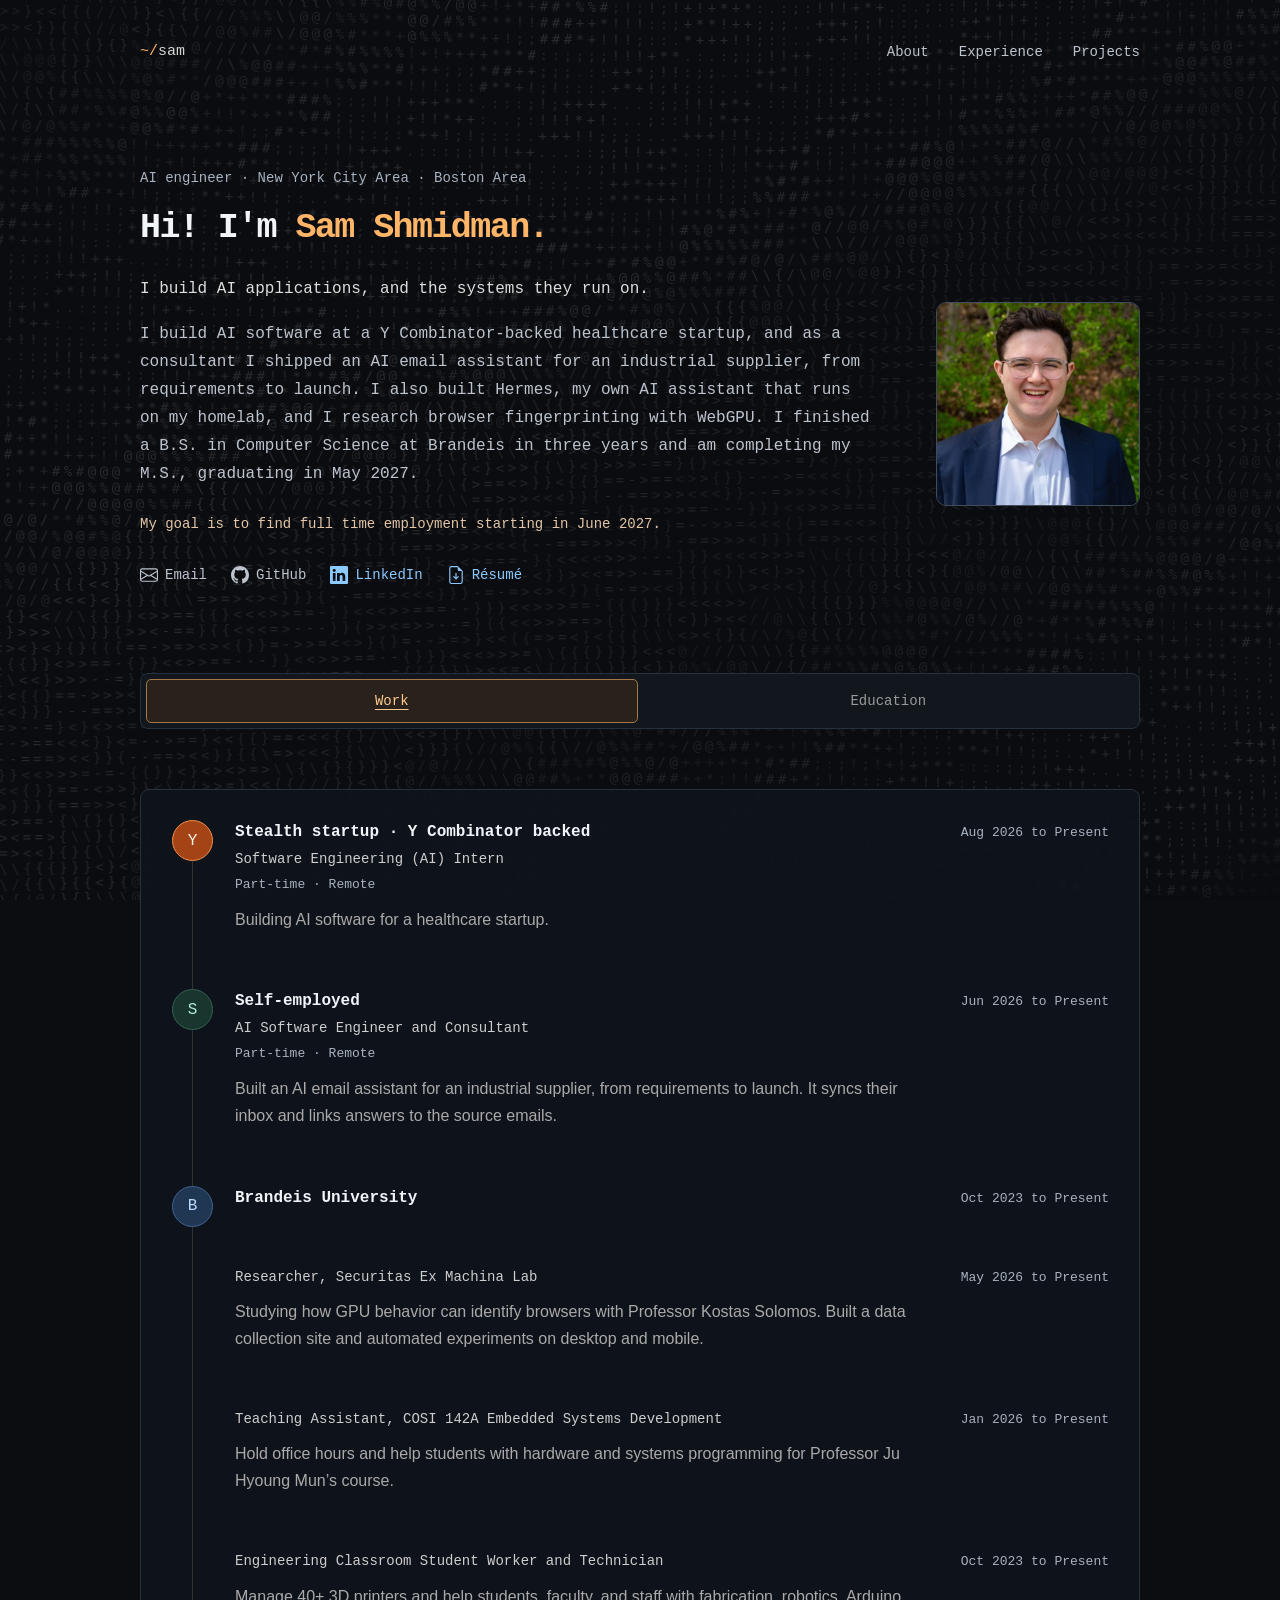
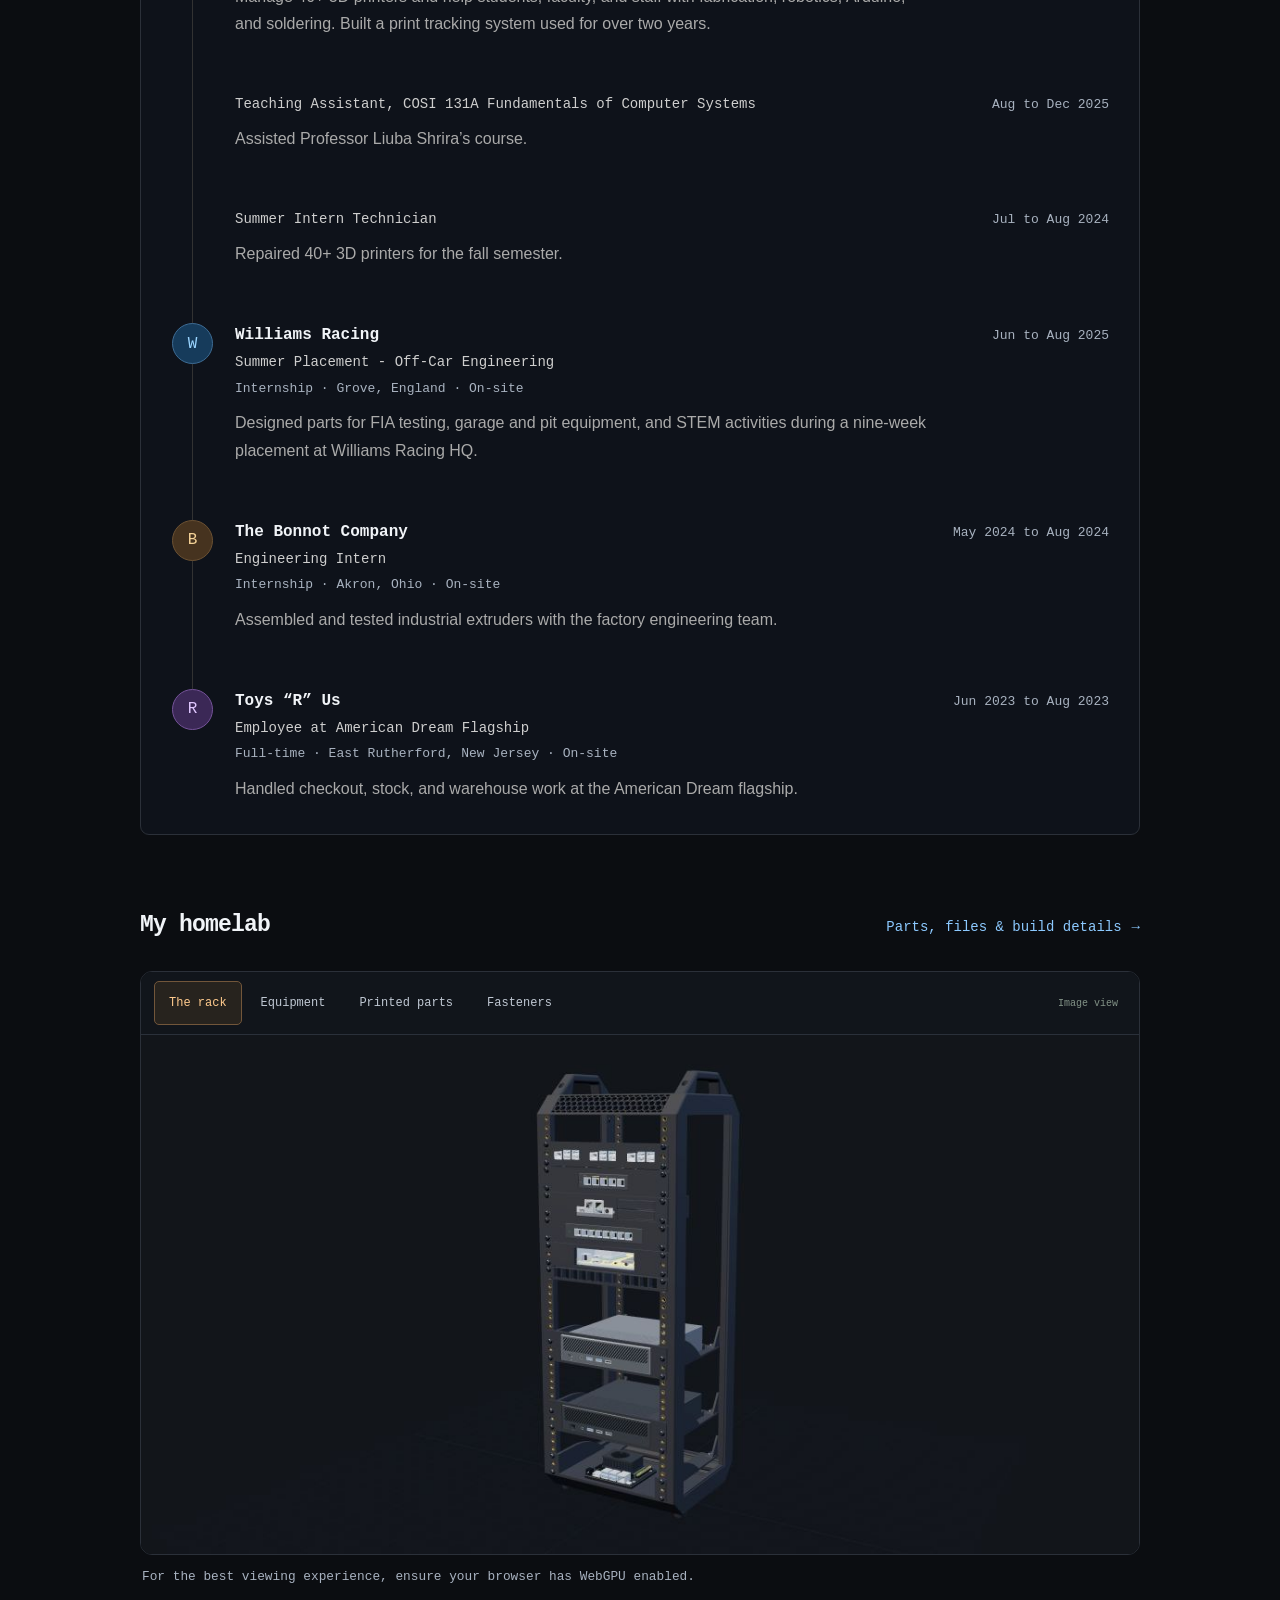
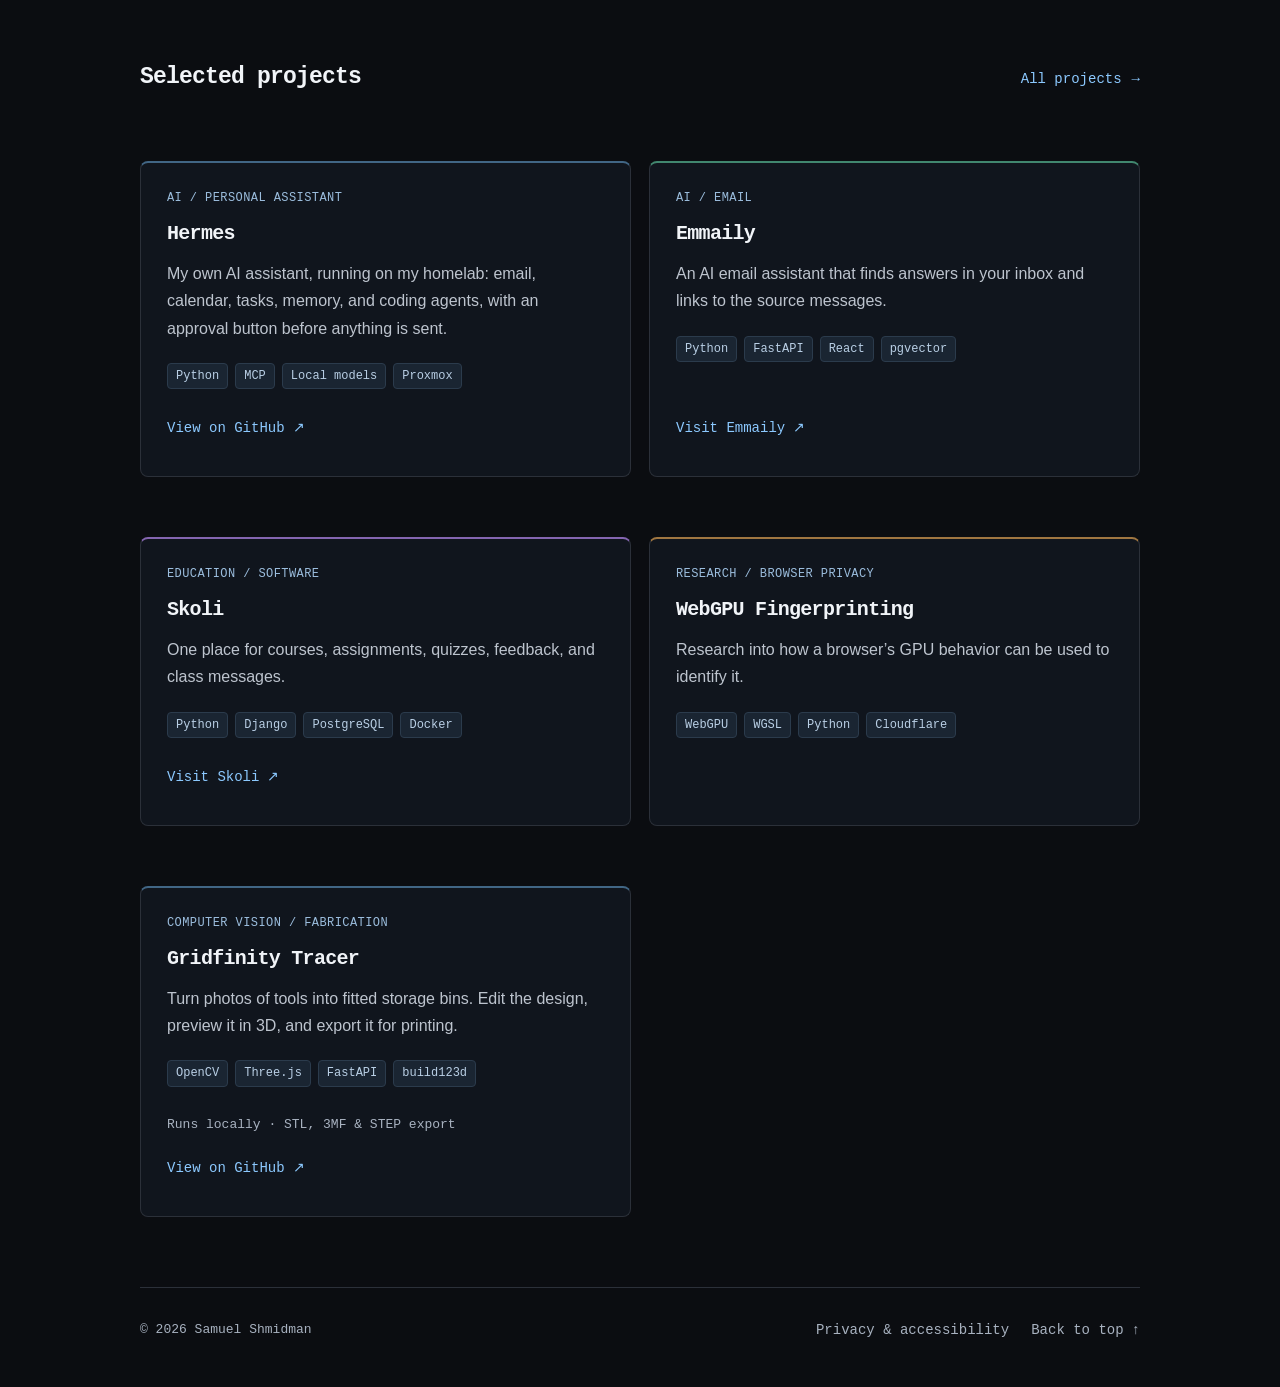
<file: index.html>
<!doctype html>
<html lang="en">
  <head>
    <meta charset="utf-8" />
    <meta name="viewport" content="width=device-width, initial-scale=1, viewport-fit=cover" />
    <meta name="color-scheme" content="dark" />
    <meta name="theme-color" content="#0b0d11" />
    <meta name="description" content="Samuel Shmidman is an AI engineer: AI software at a Y Combinator-backed startup, a personal AI assistant platform, and browser fingerprinting research. M.S. in Computer Science at Brandeis, May 2027." />
    <title>Samuel Shmidman · AI Engineer</title>
    <link rel="canonical" href="https://portfolio.shmiditech.com/">
    <meta property="og:type" content="website">
    <meta property="og:url" content="https://portfolio.shmiditech.com/">
    <meta property="og:title" content="Samuel Shmidman · AI Engineer">
    <meta property="og:description" content="Samuel Shmidman is an AI engineer: AI software at a Y Combinator-backed startup, a personal AI assistant platform, and browser fingerprinting research. M.S. in Computer Science at Brandeis, May 2027.">
    <meta property="og:image" content="https://portfolio.shmiditech.com/assets/samuel-shmidman.png">
    <meta property="og:image:alt" content="Samuel Shmidman">
    <meta property="og:site_name" content="Samuel Shmidman">
    <meta name="twitter:card" content="summary">
    <link rel="icon" type="image/svg+xml" href="./favicon.svg?v=machined-20260929">
    <link rel="stylesheet" href="./styles.css?v=note-10" />
    <script src="./reload.js"></script>
    <script type="module" src="./opening.js"></script>
    <script type="module" src="./site.js"></script>
    <script defer src="./homelab-embed.js?v=note-10"></script>
    <script type="module" src="./profile-assets.js"></script>
    <script type="module" src="./ducks.js"></script>
  <meta name="referrer" content="no-referrer">
    <script type="module" src="./tooltips.js"></script>
  </head>
  <body>
    <a class="skip-link" href="#main">Skip to content</a>
    <canvas id="character-field" aria-hidden="true"></canvas>
    <div class="page">
      <header id="top" class="site-header">
        <a class="wordmark" href="#top" aria-label="Samuel Shmidman, home"><span aria-hidden="true">~/</span> sam</a>
        <nav aria-label="Main navigation">
          <a href="#about">About</a>
          <a href="#experience">Experience</a>
          <a href="./projects/">Projects</a>
        </nav>
      </header>

      <main id="main" tabindex="-1">
        <section id="about" class="intro" aria-labelledby="intro-title">
          <div class="intro-heading">
            <p class="eyebrow">AI engineer · New York City Area · Boston Area</p>
            <h1 id="intro-title">Hi! I'm <span>Sam Shmidman.</span></h1>
            <p class="intro-lead">I build AI applications, and the systems they run on.</p>
          </div>
          <div class="intro-copy">
            <p>I build AI software at a Y Combinator-backed healthcare startup, and as a consultant I shipped an AI email assistant for an industrial supplier, from requirements to launch. I also built Hermes, my own AI assistant that runs on my homelab, and I research browser fingerprinting with WebGPU. I finished a B.S. in Computer Science at Brandeis in three years and am completing my M.S., graduating in May 2027.</p>
          </div>
          <div class="intro-details">
            <p class="availability">My goal is to find full time employment starting in June 2027.</p>
            <div class="profile-links" aria-label="Profiles and résumé">
              <a href="mailto:samuelshmidman@gmail.com" data-tooltip="samuelshmidman@gmail.com"><svg class="social-icon" viewBox="0 0 16 16" fill="currentColor" aria-hidden="true" focusable="false"><path d="M0 4a2 2 0 0 1 2-2h12a2 2 0 0 1 2 2v8a2 2 0 0 1-2 2H2a2 2 0 0 1-2-2zm2-1a1 1 0 0 0-1 1v.217l7 4.2 7-4.2V4a1 1 0 0 0-1-1zm13 2.383-4.708 2.825L15 11.105zm-.034 6.876-5.64-3.471L8 9.583l-1.326-.795-5.64 3.47A1 1 0 0 0 2 13h12a1 1 0 0 0 .966-.741M1 11.105l4.708-2.897L1 5.383z"/></svg> Email</a>
              <a href="https://github.com/SamShmid" target="_blank" rel="noopener noreferrer" data-tooltip="Code and repositories"><svg class="social-icon" viewBox="0 0 16 16" fill="currentColor" aria-hidden="true" focusable="false">
  <path d="M8 0C3.58 0 0 3.58 0 8c0 3.54 2.29 6.53 5.47 7.59.4.07.55-.17.55-.38 0-.19-.01-.82-.01-1.49-2.01.37-2.53-.49-2.69-.94-.09-.23-.48-.94-.82-1.13-.28-.15-.68-.52-.01-.53.63-.01 1.08.58 1.23.82.72 1.21 1.87.87 2.33.66.07-.52.28-.87.51-1.07-1.78-.2-3.64-.89-3.64-3.95 0-.87.31-1.59.82-2.15-.08-.2-.36-1.02.08-2.12 0 0 .67-.21 2.2.82.64-.18 1.32-.27 2-.27s1.36.09 2 .27c1.53-1.04 2.2-.82 2.2-.82.44 1.1.16 1.92.08 2.12.51.56.82 1.27.82 2.15 0 3.07-1.87 3.75-3.65 3.95.29.25.54.73.54 1.48 0 1.07-.01 1.93-.01 2.2 0 .21.15.46.55.38A8.01 8.01 0 0 0 16 8c0-4.42-3.58-8-8-8"/>
</svg> GitHub<span class="sr-only"> (opens in a new tab)</span></a>
              <a class="linkedin-link" href="https://www.linkedin.com/in/samuel-shmidman/" target="_blank" rel="noopener noreferrer" data-tooltip="Full work and education history"><svg class="social-icon" viewBox="0 0 16 16" fill="currentColor" aria-hidden="true" focusable="false">
  <path d="M0 1.146C0 .513.526 0 1.175 0h13.65C15.474 0 16 .513 16 1.146v13.708c0 .633-.526 1.146-1.175 1.146H1.175C.526 16 0 15.487 0 14.854zm4.943 12.248V6.169H2.542v7.225zm-1.2-8.212c.837 0 1.358-.554 1.358-1.248-.015-.709-.52-1.248-1.342-1.248S2.4 3.226 2.4 3.934c0 .694.521 1.248 1.327 1.248zm4.908 8.212V9.359c0-.216.016-.432.08-.586.173-.431.568-.878 1.232-.878.869 0 1.216.662 1.216 1.634v3.865h2.401V9.25c0-2.22-1.184-3.252-2.764-3.252-1.274 0-1.845.7-2.165 1.193v.025h-.016l.016-.025V6.169h-2.4c.03.678 0 7.225 0 7.225z"/>
</svg> LinkedIn<span class="sr-only"> (opens in a new tab)</span></a>
              <a class="resume-link is-available" href="./assets/resume.pdf" download="Samuel-Shmidman-Resume.pdf" data-tooltip="Download my résumé as a PDF"><svg class="social-icon" viewBox="0 0 16 16" fill="currentColor" aria-hidden="true" focusable="false">
  <path d="M8.5 6.5a.5.5 0 0 0-1 0v3.793L6.354 9.146a.5.5 0 1 0-.708.708l2 2a.5.5 0 0 0 .708 0l2-2a.5.5 0 0 0-.708-.708L8.5 10.293z"/>
  <path d="M14 14V4.5L9.5 0H4a2 2 0 0 0-2 2v12a2 2 0 0 0 2 2h8a2 2 0 0 0 2-2M9.5 3A1.5 1.5 0 0 0 11 4.5h2V14a1 1 0 0 1-1 1H4a1 1 0 0 1-1-1V2a1 1 0 0 1 1-1h5.5z"/>
</svg> Résumé<span class="sr-only"> (PDF download)</span></a>
            </div>
          </div>
          <figure class="headshot">
            <button class="portrait-zoom" type="button" aria-label="Enlarge portrait" data-tooltip="Activate to enlarge the photo">
              <img src="./assets/samuel-shmidman.png" alt="Samuel Shmidman" width="304" height="304" fetchpriority="high" />
            </button>
          </figure>
        </section>

        <section id="experience" class="experience section" aria-label="Work and education">
          <div class="timeline-tabs" role="tablist" aria-label="Experience" hidden>
            <button id="work-tab" type="button" role="tab" aria-selected="true" aria-controls="work-panel" tabindex="0">Work</button>
            <button id="education-tab" type="button" role="tab" aria-selected="false" aria-controls="education-panel" tabindex="-1">Education</button>
          </div>
          <div id="work-panel" class="timeline-panel" role="tabpanel" aria-labelledby="work-tab" tabindex="0">
            <h3 class="fallback-heading">Work</h3>
            <ol class="timeline">
<li class="timeline-entry"><span class="timeline-badge badge-yc" aria-hidden="true">Y</span><div class="entry-heading"><h3>Stealth startup · Y Combinator backed</h3><span class="date">Aug 2026 to Present</span></div><p class="role">Software Engineering (AI) Intern</p><p class="entry-meta">Part-time · Remote</p><p class="entry-description">Building AI software for a healthcare startup.</p></li>
<li class="timeline-entry"><span class="timeline-badge badge-independent" aria-hidden="true">S</span><div class="entry-heading"><h3>Self-employed</h3><span class="date">Jun 2026 to Present</span></div><p class="role">AI Software Engineer and Consultant</p><p class="entry-meta">Part-time · Remote</p><p class="entry-description">Built an AI email assistant for an industrial supplier, from requirements to launch. It syncs their inbox and links answers to the source emails.</p></li>
              <li class="timeline-entry">
                <span class="timeline-badge badge-brandeis" aria-hidden="true">B</span>
                <div class="entry-heading"><h3>Brandeis University</h3><span class="date">Oct 2023 to Present</span></div>
                <div class="role-group">
                  <div class="role-heading"><p class="role">Researcher, Securitas Ex Machina Lab</p><span class="date">May 2026 to Present</span></div>
                  <p class="entry-description">Studying how GPU behavior can identify browsers with Professor Kostas Solomos. Built a data collection site and automated experiments on desktop and mobile.</p>
                </div>
                <div class="role-group">
                  <div class="role-heading"><p class="role">Teaching Assistant, COSI 142A Embedded Systems Development</p><span class="date">Jan 2026 to Present</span></div>
                  <p class="entry-description">Hold office hours and help students with hardware and systems programming for Professor Ju Hyoung Mun’s course.</p>
                </div>
                <div class="role-group">
                  <div class="role-heading"><p class="role">Engineering Classroom Student Worker and Technician</p><span class="date">Oct 2023 to Present</span></div>
                  <p class="entry-description">Manage 40+ 3D printers and help students, faculty, and staff with fabrication, robotics, Arduino, and soldering. Built a print tracking system used for over two years.</p>
                </div>
                <div class="role-group">
                  <div class="role-heading"><p class="role">Teaching Assistant, COSI 131A Fundamentals of Computer Systems</p><span class="date">Aug to Dec 2025</span></div>
                  <p class="entry-description">Assisted Professor Liuba Shrira’s course.</p>
                </div>
                <div class="role-group">
                  <div class="role-heading"><p class="role">Summer Intern Technician</p><span class="date">Jul to Aug 2024</span></div>
                  <p class="entry-description">Repaired 40+ 3D printers for the fall semester.</p>
                </div>
              </li>
<li class="timeline-entry"><span class="timeline-badge badge-williams" aria-hidden="true">W</span><div class="entry-heading"><h3>Williams Racing</h3><span class="date">Jun to Aug 2025</span></div><p class="role">Summer Placement - Off-Car Engineering</p><p class="entry-meta">Internship · Grove, England · On-site</p><p class="entry-description">Designed parts for FIA testing, garage and pit equipment, and STEM activities during a nine-week placement at Williams Racing HQ.</p></li>
<li class="timeline-entry"><span class="timeline-badge badge-bonnot" aria-hidden="true">B</span><div class="entry-heading"><h3>The Bonnot Company</h3><span class="date">May 2024 to Aug 2024</span></div><p class="role">Engineering Intern</p><p class="entry-meta">Internship · Akron, Ohio · On-site</p><p class="entry-description">Assembled and tested industrial extruders with the factory engineering team.</p></li>
              <li class="timeline-entry">
                <span class="timeline-badge badge-toys" aria-hidden="true">R</span>
                <div class="entry-heading"><h3>Toys “R” Us</h3><span class="date">Jun 2023 to Aug 2023</span></div>
                <p class="role">Employee at American Dream Flagship</p>
                <p class="entry-meta">Full-time · East Rutherford, New Jersey · On-site</p>
                <p class="entry-description">Handled checkout, stock, and warehouse work at the American Dream flagship.</p>
              </li>
            </ol>
          </div>
          <div id="education-panel" class="timeline-panel" role="tabpanel" aria-labelledby="education-tab" tabindex="0">
            <h3 class="fallback-heading">Education</h3>
            <ol class="timeline">
              <li class="timeline-entry">
                <span class="timeline-badge" aria-hidden="true">B</span>
                <div class="entry-heading"><h3>Brandeis University</h3><span class="date">May 2026 to May 2027</span></div>
                <p class="role">M.S. in Computer Science</p>
                <p class="entry-description">Expected graduation in May 2027.</p>
              </li>
              <li class="timeline-entry">
                <span class="timeline-badge" aria-hidden="true">B</span>
                <div class="entry-heading"><h3>Brandeis University</h3><span class="date">Aug 2023 to Aug 2026</span></div>
                <p class="role">B.S. in Computer Science</p>
                <p class="entry-description">Completed in three years.</p>
              </li>
            </ol>
          </div>
        </section>

        <section id="homelab" class="homelab section" aria-labelledby="homelab-title">
          <div class="section-heading"><h2 id="homelab-title">My homelab</h2><a class="section-link" href="./projects/homelab/">Parts, files &amp; build details <span aria-hidden="true">→</span></a></div>
          <iframe class="homelab-embed" src="./projects/homelab/explorer/?embed=1&amp;v=note-10" title="Interactive homelab rack explorer" loading="lazy" allow="fullscreen" referrerpolicy="no-referrer"></iframe>
          <p class="homelab-note" hidden>For the best viewing experience, ensure your browser has WebGPU enabled.</p>
          <noscript><p><a href="./projects/homelab/">View the homelab project and downloads</a></p></noscript>
        </section>

        <section id="projects" class="projects section" aria-labelledby="projects-title">
          <div class="section-heading"><h2 id="projects-title">Selected projects</h2><a class="section-link" href="./projects/">All projects <span aria-hidden="true">→</span></a></div>
          <div class="project-grid">
            <article class="project-card">
              <p class="project-category">AI / Personal assistant</p>
              <h3>Hermes</h3>
              <p>My own AI assistant, running on my homelab: email, calendar, tasks, memory, and coding agents, with an approval button before anything is sent.</p>
              <ul class="tags" aria-label="Technologies"><li>Python</li><li>MCP</li><li>Local models</li><li>Proxmox</li></ul>
              <div class="project-actions"><a class="project-link" href="https://github.com/SamShmid/hermes-skeleton" target="_blank" rel="noopener noreferrer">View on GitHub <span aria-hidden="true">↗</span><span class="sr-only"> (opens in a new tab)</span></a></div>
            </article>
            <article class="project-card">
              <p class="project-category">AI / Email</p>
              <h3>Emmaily</h3>
              <p>An AI email assistant that finds answers in your inbox and links to the source messages.</p>
              <ul class="tags" aria-label="Technologies"><li>Python</li><li>FastAPI</li><li>React</li><li>pgvector</li></ul>
              <div class="project-actions"><a class="project-link" href="https://emmaily.com/" target="_blank" rel="noopener noreferrer">Visit Emmaily <span aria-hidden="true">↗</span><span class="sr-only"> (opens in a new tab)</span></a></div>
            </article>
            <article class="project-card">
              <p class="project-category">Education / Software</p>
              <h3>Skoli</h3>
              <p>One place for courses, assignments, quizzes, feedback, and class messages.</p>
              <ul class="tags" aria-label="Technologies"><li>Python</li><li>Django</li><li>PostgreSQL</li><li>Docker</li></ul>
              <div class="project-actions"><a class="project-link" href="https://skoli.shmiditech.com/" target="_blank" rel="noopener noreferrer">Visit Skoli <span aria-hidden="true">↗</span><span class="sr-only"> (opens in a new tab)</span></a></div>
            </article>
            <article class="project-card">
              <p class="project-category">Research / Browser privacy</p>
              <h3>WebGPU Fingerprinting</h3>
              <p>Research into how a browser’s GPU behavior can be used to identify it.</p>
              <ul class="tags" aria-label="Technologies"><li>WebGPU</li><li>WGSL</li><li>Python</li><li>Cloudflare</li></ul>
            </article>
            <article class="project-card">
              <p class="project-category">Computer vision / Fabrication</p>
              <h3>Gridfinity Tracer</h3>
              <p>Turn photos of tools into fitted storage bins. Edit the design, preview it in 3D, and export it for printing.</p>
              <ul class="tags" aria-label="Technologies"><li>OpenCV</li><li>Three.js</li><li>FastAPI</li><li>build123d</li></ul>
              <p class="project-note">Runs locally · STL, 3MF &amp; STEP export</p>
              <div class="project-actions"><a class="project-link" href="https://github.com/SamShmid/gridfinity-tracer" target="_blank" rel="noopener noreferrer">View on GitHub <span aria-hidden="true">↗</span><span class="sr-only"> (opens in a new tab)</span></a></div>
            </article>
          </div>
        </section>
      </main>
      <footer class="site-footer">
        <p>© 2026 Samuel Shmidman</p>
        <div class="footer-actions"><a href="./privacy/">Privacy &amp; accessibility</a>
          <a href="#top">Back to top <span aria-hidden="true">↑</span></a>
        </div>
      </footer>
    </div>
  </body>
</html>
</file>
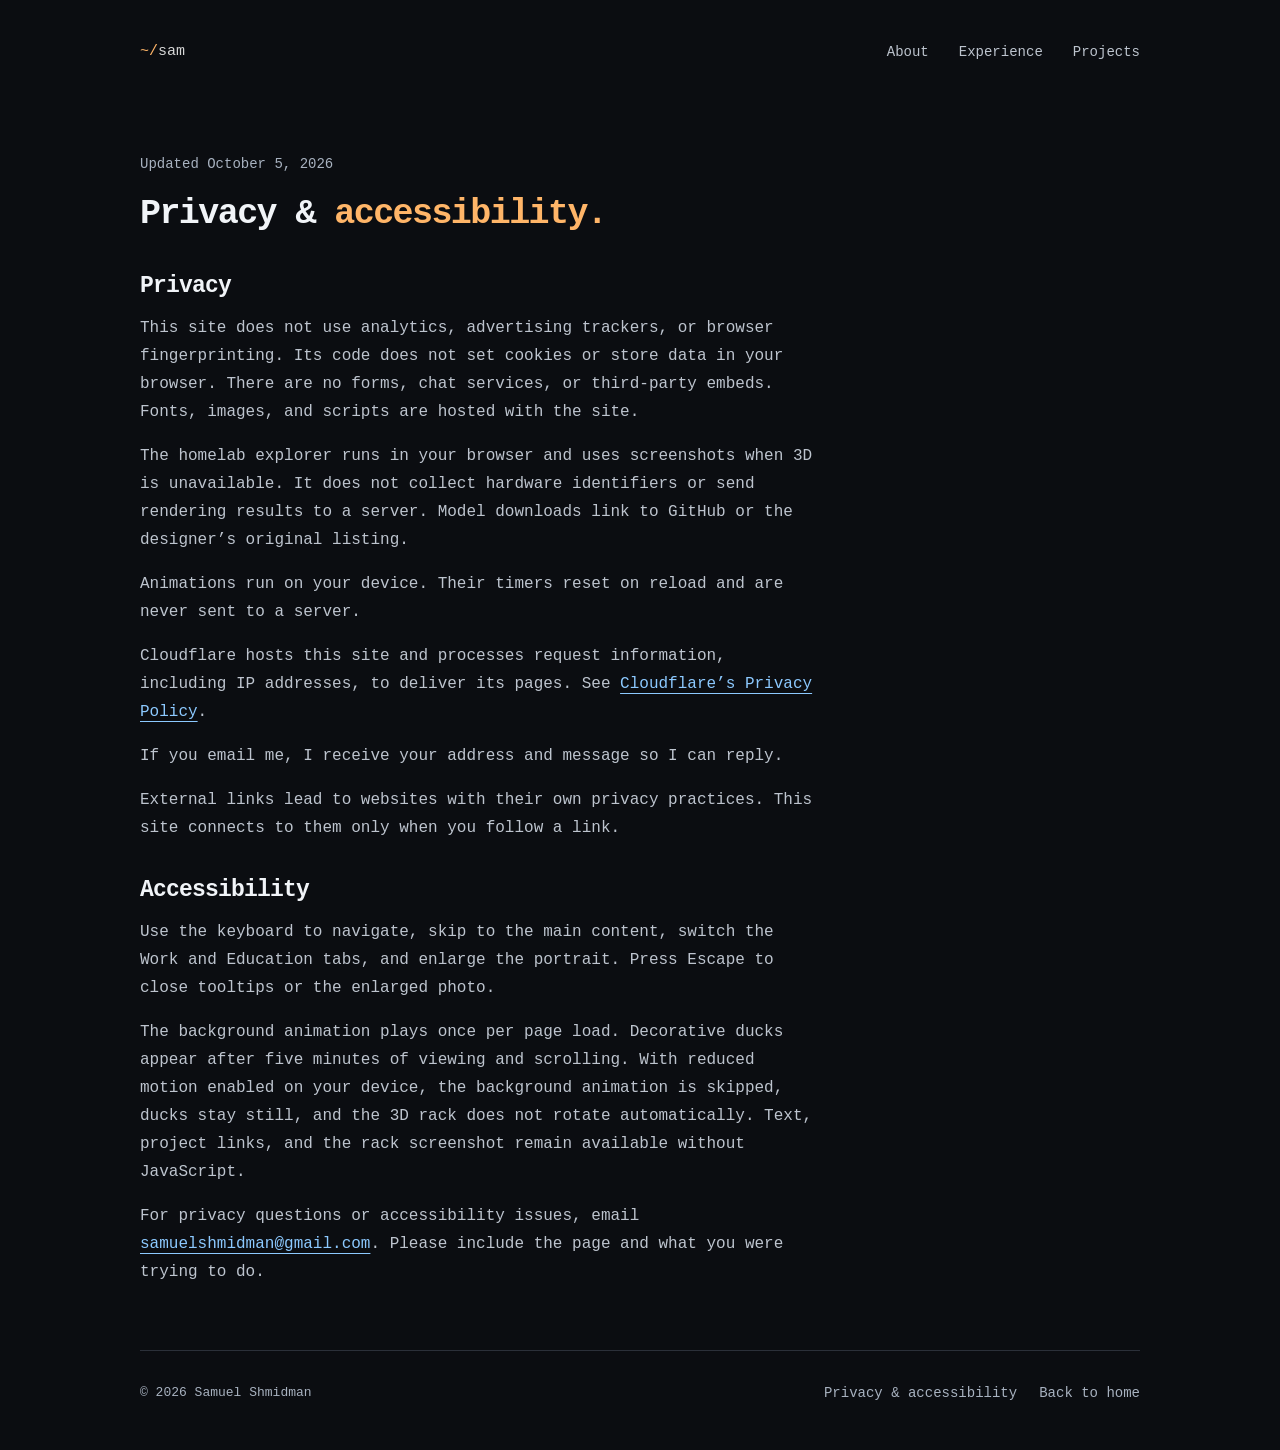
<file: privacy/index.html>
<!doctype html>
<html lang="en">
  <head>
    <meta charset="utf-8">
    <meta name="viewport" content="width=device-width, initial-scale=1, viewport-fit=cover">
    <meta name="color-scheme" content="dark">
    <meta name="theme-color" content="#0b0d11">
    <meta name="referrer" content="no-referrer">
    <meta name="description" content="Privacy information and accessibility features for Samuel Shmidman's portfolio.">
    <title>Privacy &amp; accessibility · Samuel Shmidman</title><link rel="canonical" href="https://portfolio.shmiditech.com/privacy/"><meta property="og:type" content="website"><meta property="og:url" content="https://portfolio.shmiditech.com/privacy/"><meta property="og:title" content="Privacy &amp; accessibility · Samuel Shmidman"><meta property="og:description" content="Privacy information and accessibility features for Samuel Shmidman's portfolio."><meta property="og:image" content="https://portfolio.shmiditech.com/assets/samuel-shmidman.png"><meta property="og:image:alt" content="Samuel Shmidman"><meta property="og:site_name" content="Samuel Shmidman"><meta name="twitter:card" content="summary">
    <link rel="icon" type="image/svg+xml" href="../favicon.svg?v=machined-20260929">
    <link rel="stylesheet" href="../styles.css">
  </head>
  <body>
    <a class="skip-link" href="#main">Skip to content</a>
    <div class="page">
      <header class="site-header">
        <a class="wordmark" href="../#about" aria-label="Samuel Shmidman, home"><span aria-hidden="true">~/</span> sam</a>
        <nav aria-label="Main navigation">
          <a href="../#about">About</a>
          <a href="../#experience">Experience</a>
          <a href="../projects/">Projects</a>
        </nav>
      </header>
      <main id="main" class="policy" tabindex="-1">
        <p class="eyebrow">Updated October 5, 2026</p>
        <h1>Privacy &amp; <span>accessibility.</span></h1>
        <section aria-labelledby="privacy-title">
          <h2 id="privacy-title">Privacy</h2>
          <p>This site does not use analytics, advertising trackers, or browser fingerprinting. Its code does not set cookies or store data in your browser. There are no forms, chat services, or third-party embeds. Fonts, images, and scripts are hosted with the site.</p>
          <p>The homelab explorer runs in your browser and uses screenshots when 3D is unavailable. It does not collect hardware identifiers or send rendering results to a server. Model downloads link to GitHub or the designer’s original listing.</p>
          <p>Animations run on your device. Their timers reset on reload and are never sent to a server.</p>
          <p>Cloudflare hosts this site and processes request information, including IP addresses, to deliver its pages. See <a href="https://www.cloudflare.com/privacypolicy/" rel="noreferrer">Cloudflare’s Privacy Policy</a>.</p>
          <p>If you email me, I receive your address and message so I can reply.</p>
          <p>External links lead to websites with their own privacy practices. This site connects to them only when you follow a link.</p>
        </section>
        <section aria-labelledby="accessibility-title">
          <h2 id="accessibility-title">Accessibility</h2>
          <p>Use the keyboard to navigate, skip to the main content, switch the Work and Education tabs, and enlarge the portrait. Press Escape to close tooltips or the enlarged photo.</p>
          <p>The background animation plays once per page load. Decorative ducks appear after five minutes of viewing and scrolling. With reduced motion enabled on your device, the background animation is skipped, ducks stay still, and the 3D rack does not rotate automatically. Text, project links, and the rack screenshot remain available without JavaScript.</p>
          <p>For privacy questions or accessibility issues, email <a href="mailto:samuelshmidman@gmail.com">samuelshmidman@gmail.com</a>. Please include the page and what you were trying to do.</p>
        </section>
      </main>
      <footer class="site-footer">
        <p>© 2026 Samuel Shmidman</p>
        <div class="footer-actions"><a href="./" aria-current="page">Privacy &amp; accessibility</a><a href="../#about">Back to home</a></div>
      </footer>
    </div>
  </body>
</html>
</file>
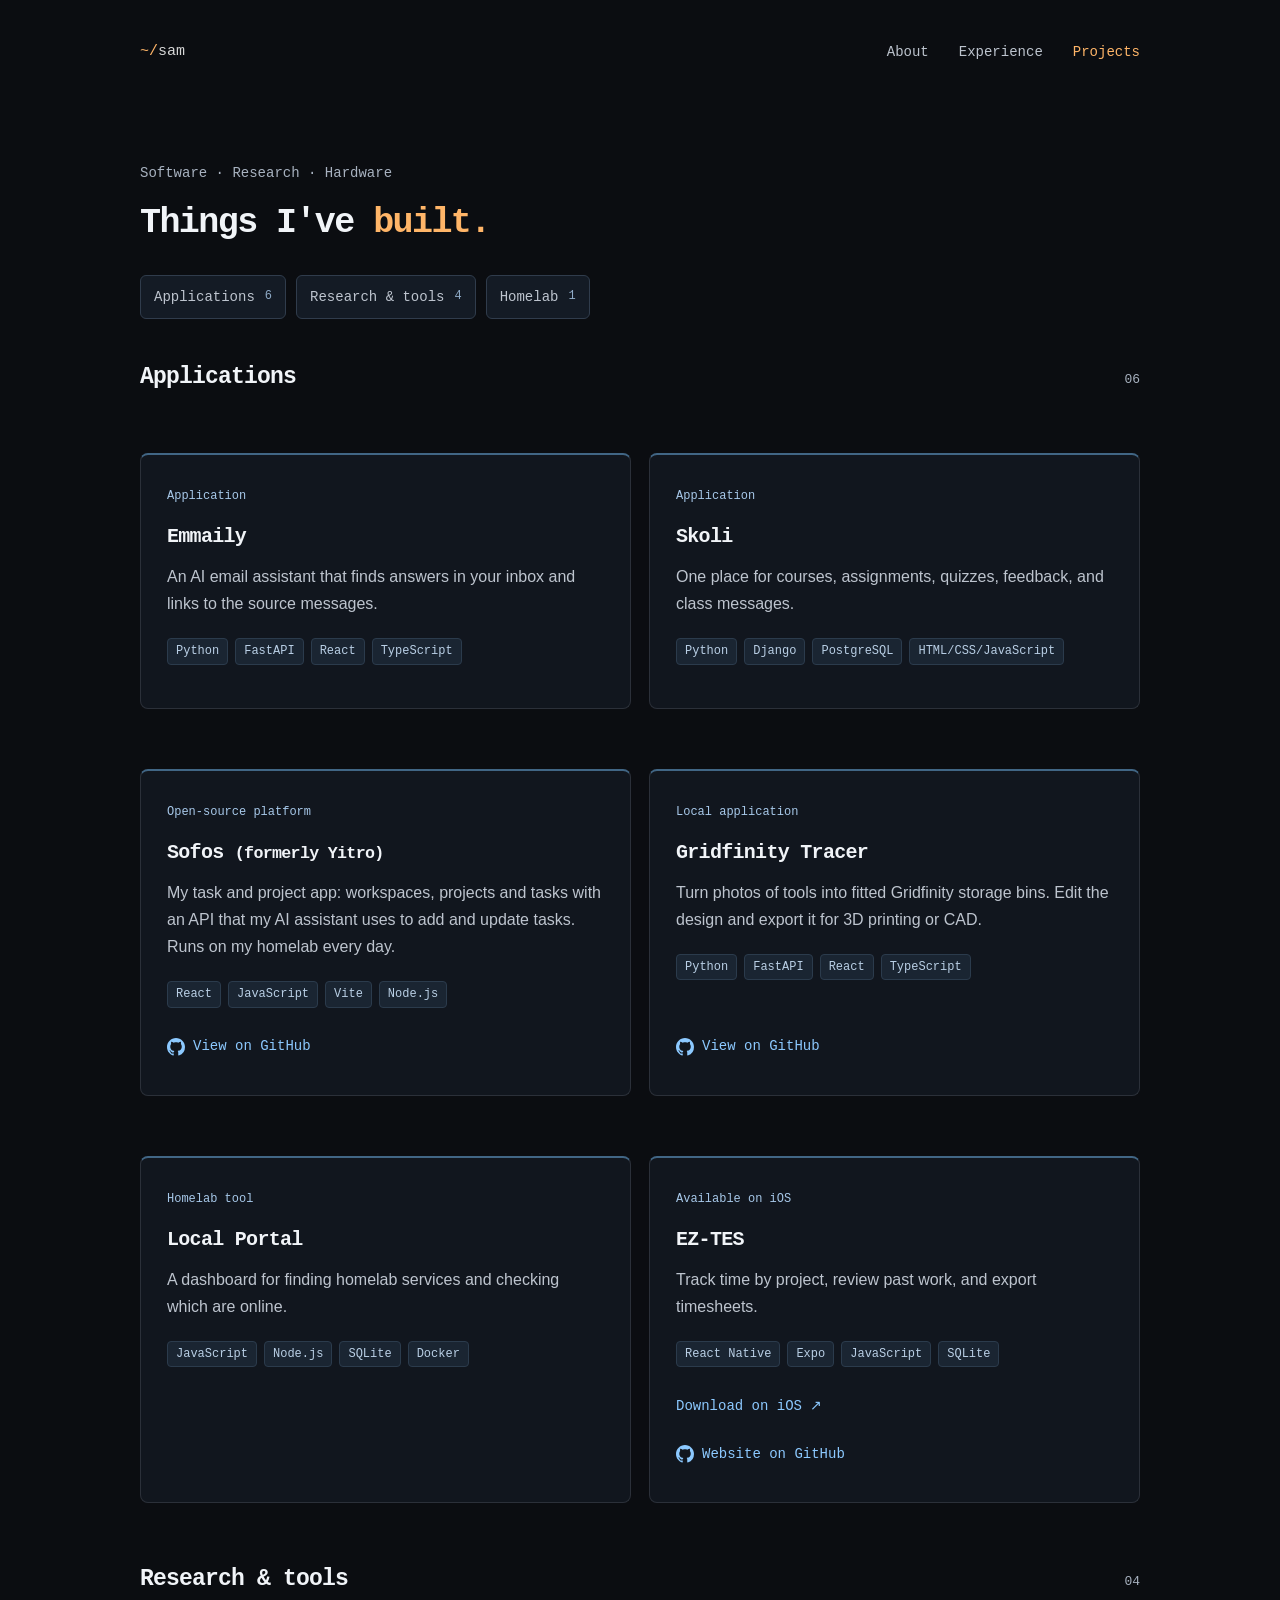
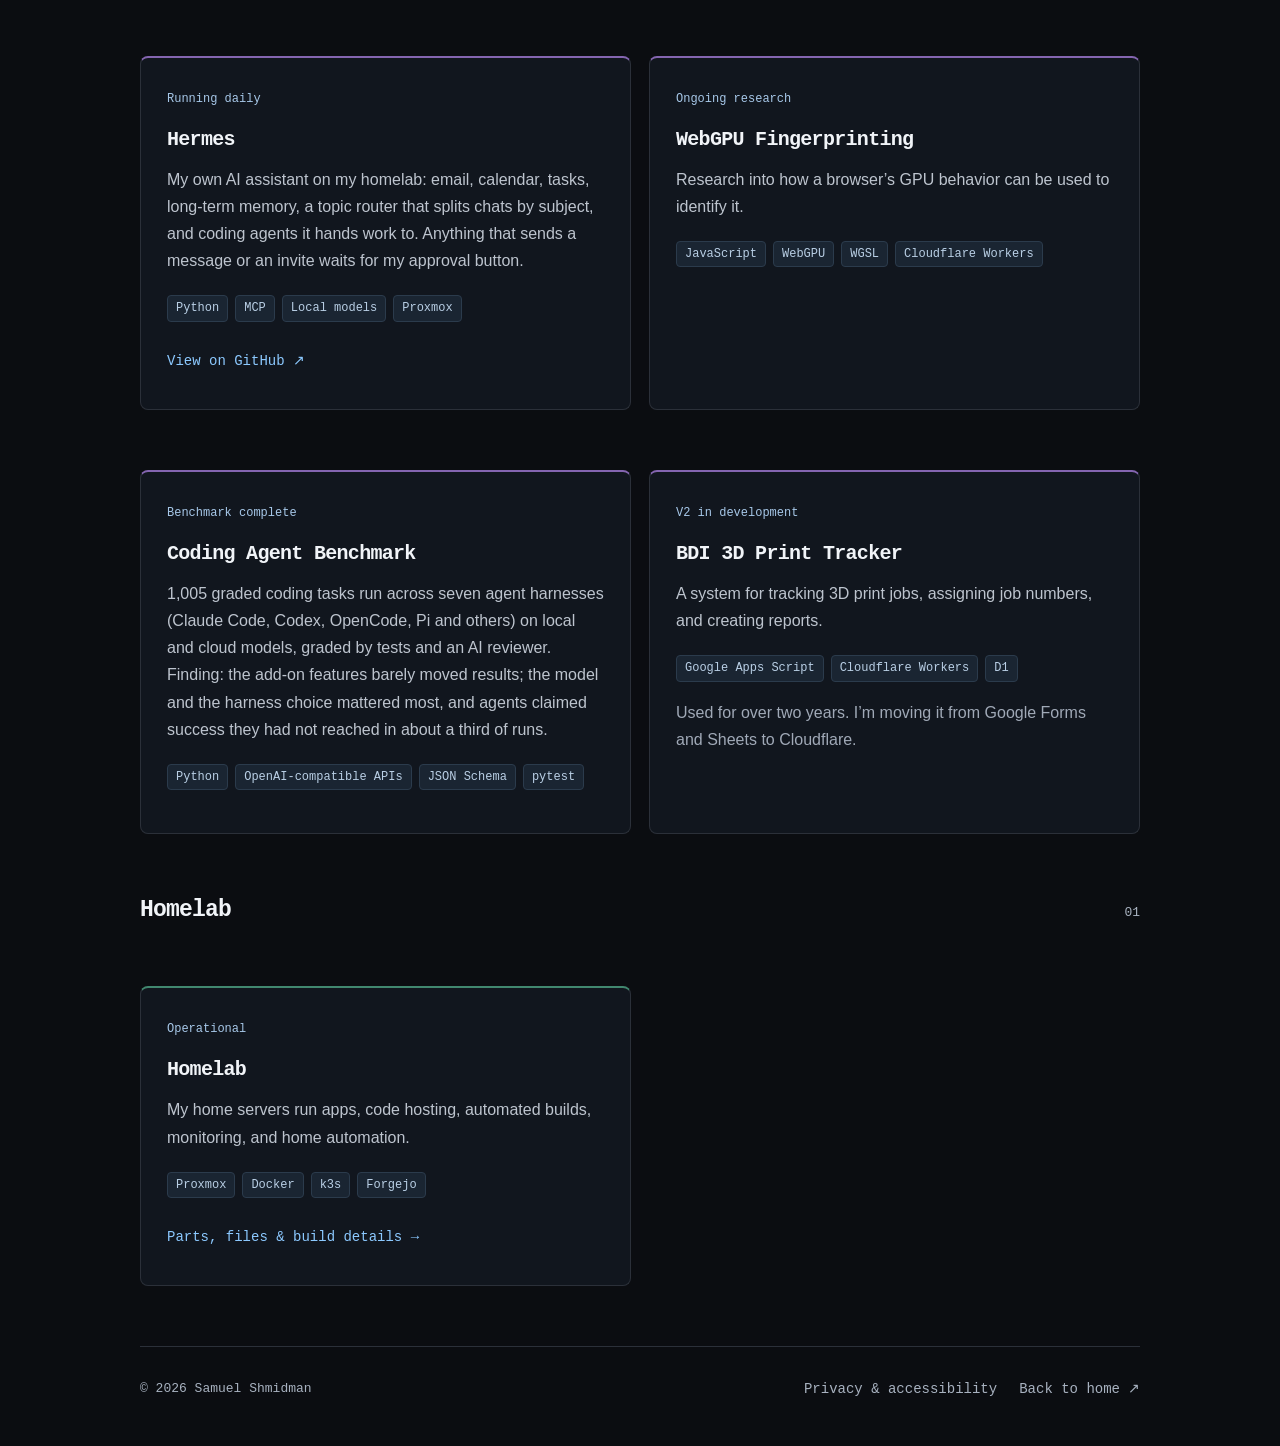
<file: projects/index.html>
<!doctype html>
<html lang="en"><head><meta charset="utf-8"><meta name="viewport" content="width=device-width, initial-scale=1, viewport-fit=cover"><meta name="color-scheme" content="dark"><meta name="theme-color" content="#0b0d11"><meta name="description" content="Explore Samuel Shmidman's software, research, developer tools, hardware, and homelab projects."><title>Projects · Samuel Shmidman</title><link rel="canonical" href="https://portfolio.shmiditech.com/projects/"><meta property="og:type" content="website"><meta property="og:url" content="https://portfolio.shmiditech.com/projects/"><meta property="og:title" content="Projects · Samuel Shmidman"><meta property="og:description" content="Explore Samuel Shmidman's software, research, developer tools, hardware, and homelab projects."><meta property="og:image" content="https://portfolio.shmiditech.com/assets/samuel-shmidman.png"><meta property="og:image:alt" content="Samuel Shmidman"><meta property="og:site_name" content="Samuel Shmidman"><meta name="twitter:card" content="summary"><link rel="stylesheet" href="../styles.css"><link rel="icon" type="image/svg+xml" href="../favicon.svg?v=machined-20260929"><meta name="referrer" content="no-referrer">
    <script type="module" src="../ducks.js"></script>
    <script type="module" src="../tooltips.js"></script>
  </head>
<body><a class="skip-link" href="#main">Skip to content</a><div class="page">
<header class="site-header"><a class="wordmark" href="../#about" aria-label="Samuel Shmidman, home"><span aria-hidden="true">~/</span> sam</a><nav aria-label="Main navigation"><a href="../#about">About</a><a href="../#experience">Experience</a><a href="./" aria-current="page">Projects</a></nav></header>
<main id="main" tabindex="-1"><div class="catalog-intro"><p class="eyebrow">Software · Research · Hardware</p><h1>Things I've <span>built.</span></h1><nav class="project-jumps" aria-label="Project categories"><a href="#applications">Applications <span>6</span></a><a href="#research-tools">Research &amp; tools <span>4</span></a><a href="#hardware" hidden>Hardware <span>1</span></a><a href="#homelab">Homelab <span>1</span></a></nav></div><section class="catalog-section" id="applications" aria-labelledby="applications-title"><div class="section-heading"><h2 id="applications-title">Applications</h2><span class="section-marker">06</span></div><div class="project-grid"><article class="project-card catalog-card group-applications" id="project-1"><div class="project-card-top"><span class="project-status">Application</span></div><h3>Emmaily</h3><p>An AI email assistant that finds answers in your inbox and links to the source messages.</p><ul aria-label="Technologies" class="tags"><li>Python</li><li>FastAPI</li><li>React</li><li>TypeScript</li></ul></article><article class="project-card catalog-card group-applications" id="project-2"><div class="project-card-top"><span class="project-status">Application</span></div><h3>Skoli</h3><p>One place for courses, assignments, quizzes, feedback, and class messages.</p><ul aria-label="Technologies" class="tags"><li>Python</li><li>Django</li><li>PostgreSQL</li><li>HTML/CSS/JavaScript</li></ul></article><article class="project-card catalog-card group-applications" id="project-3"><div class="project-card-top"><span class="project-status">Open-source platform</span></div><h3>Sofos <small>(formerly Yitro)</small></h3><p>My task and project app: workspaces, projects and tasks with an API that my AI assistant uses to add and update tasks. Runs on my homelab every day.</p><ul aria-label="Technologies" class="tags"><li>React</li><li>JavaScript</li><li>Vite</li><li>Node.js</li></ul><div class="project-actions"><a class="project-link github-repo-link" href="https://github.com/SamShmid/Sofos" rel="noopener noreferrer" target="_blank"><svg aria-hidden="true" class="social-icon" fill="currentColor" focusable="false" height="16" viewbox="0 0 16 16" width="16" xmlns="http://www.w3.org/2000/svg">
<path d="M8 0C3.58 0 0 3.58 0 8c0 3.54 2.29 6.53 5.47 7.59.4.07.55-.17.55-.38 0-.19-.01-.82-.01-1.49-2.01.37-2.53-.49-2.69-.94-.09-.23-.48-.94-.82-1.13-.28-.15-.68-.52-.01-.53.63-.01 1.08.58 1.23.82.72 1.21 1.87.87 2.33.66.07-.52.28-.87.51-1.07-1.78-.2-3.64-.89-3.64-3.95 0-.87.31-1.59.82-2.15-.08-.2-.36-1.02.08-2.12 0 0 .67-.21 2.2.82.64-.18 1.32-.27 2-.27s1.36.09 2 .27c1.53-1.04 2.2-.82 2.2-.82.44 1.1.16 1.92.08 2.12.51.56.82 1.27.82 2.15 0 3.07-1.87 3.75-3.65 3.95.29.25.54.73.54 1.48 0 1.07-.01 1.93-.01 2.2 0 .21.15.46.55.38A8.01 8.01 0 0 0 16 8c0-4.42-3.58-8-8-8"></path>
</svg> View on GitHub<span class="sr-only"> (opens in a new tab)</span></a></div></article><article class="project-card catalog-card group-applications" id="project-8"><div class="project-card-top"><span class="project-status">Local application</span></div><h3>Gridfinity Tracer</h3><p>Turn photos of tools into fitted Gridfinity storage bins. Edit the design and export it for 3D printing or CAD.</p><ul aria-label="Technologies" class="tags"><li>Python</li><li>FastAPI</li><li>React</li><li>TypeScript</li></ul><div class="project-actions"><a class="project-link github-repo-link" href="https://github.com/SamShmid/gridfinity-tracer" rel="noopener noreferrer" target="_blank"><svg aria-hidden="true" class="social-icon" fill="currentColor" focusable="false" height="16" viewbox="0 0 16 16" width="16" xmlns="http://www.w3.org/2000/svg">
<path d="M8 0C3.58 0 0 3.58 0 8c0 3.54 2.29 6.53 5.47 7.59.4.07.55-.17.55-.38 0-.19-.01-.82-.01-1.49-2.01.37-2.53-.49-2.69-.94-.09-.23-.48-.94-.82-1.13-.28-.15-.68-.52-.01-.53.63-.01 1.08.58 1.23.82.72 1.21 1.87.87 2.33.66.07-.52.28-.87.51-1.07-1.78-.2-3.64-.89-3.64-3.95 0-.87.31-1.59.82-2.15-.08-.2-.36-1.02.08-2.12 0 0 .67-.21 2.2.82.64-.18 1.32-.27 2-.27s1.36.09 2 .27c1.53-1.04 2.2-.82 2.2-.82.44 1.1.16 1.92.08 2.12.51.56.82 1.27.82 2.15 0 3.07-1.87 3.75-3.65 3.95.29.25.54.73.54 1.48 0 1.07-.01 1.93-.01 2.2 0 .21.15.46.55.38A8.01 8.01 0 0 0 16 8c0-4.42-3.58-8-8-8"></path>
</svg> View on GitHub<span class="sr-only"> (opens in a new tab)</span></a></div></article><article class="project-card catalog-card group-applications" id="project-9"><div class="project-card-top"><span class="project-status">Homelab tool</span></div><h3>Local Portal</h3><p>A dashboard for finding homelab services and checking which are online.</p><ul aria-label="Technologies" class="tags"><li>JavaScript</li><li>Node.js</li><li>SQLite</li><li>Docker</li></ul></article><!-- hidden until shipped; remove "hidden" to show again --><article hidden class="project-card catalog-card group-applications" id="project-16"><div class="project-card-top"><span class="project-status">Coming soon to Mac</span></div><h3>Tomato</h3><p>A timer for focused work sessions and breaks.</p><ul aria-label="Technologies" class="tags"><li>Rust</li><li>Tauri</li><li>Swift Network Extension</li><li>SQLite</li></ul></article><!-- hidden until shipped; remove "hidden" to show again --><article hidden class="project-card catalog-card group-applications" id="project-17"><div class="project-card-top"><span class="project-status">Coming soon</span></div><h3>Switchboard</h3><p>A desktop app for chatting with local and hosted AI models, with plugins and browser tools.</p><ul aria-label="Technologies" class="tags"><li>Rust</li><li>Tauri</li><li>SvelteKit</li><li>JavaScript</li></ul></article><article class="project-card catalog-card group-applications" id="project-18"><div class="project-card-top"><span class="project-status">Available on iOS</span></div><h3>EZ-TES</h3><p>Track time by project, review past work, and export timesheets.</p><ul aria-label="Technologies" class="tags"><li>React Native</li><li>Expo</li><li>JavaScript</li><li>SQLite</li></ul><div class="project-actions"><a class="project-link" href="https://apps.apple.com/us/app/ez-tes/id6748525379" rel="noopener noreferrer" target="_blank">Download on iOS <span aria-hidden="true">↗</span><span class="sr-only"> (opens in a new tab)</span></a><a class="project-link github-repo-link" href="https://github.com/SamShmid/EZ-TES" rel="noopener noreferrer" target="_blank"><svg aria-hidden="true" class="social-icon" fill="currentColor" focusable="false" height="16" viewbox="0 0 16 16" width="16" xmlns="http://www.w3.org/2000/svg">
<path d="M8 0C3.58 0 0 3.58 0 8c0 3.54 2.29 6.53 5.47 7.59.4.07.55-.17.55-.38 0-.19-.01-.82-.01-1.49-2.01.37-2.53-.49-2.69-.94-.09-.23-.48-.94-.82-1.13-.28-.15-.68-.52-.01-.53.63-.01 1.08.58 1.23.82.72 1.21 1.87.87 2.33.66.07-.52.28-.87.51-1.07-1.78-.2-3.64-.89-3.64-3.95 0-.87.31-1.59.82-2.15-.08-.2-.36-1.02.08-2.12 0 0 .67-.21 2.2.82.64-.18 1.32-.27 2-.27s1.36.09 2 .27c1.53-1.04 2.2-.82 2.2-.82.44 1.1.16 1.92.08 2.12.51.56.82 1.27.82 2.15 0 3.07-1.87 3.75-3.65 3.95.29.25.54.73.54 1.48 0 1.07-.01 1.93-.01 2.2 0 .21.15.46.55.38A8.01 8.01 0 0 0 16 8c0-4.42-3.58-8-8-8"></path>
</svg> Website on GitHub<span class="sr-only"> (opens in a new tab)</span></a><span class="project-coming-soon" hidden>Google Play · Coming soon</span></div></article><!-- hidden until shipped; remove "hidden" to show again --><article hidden class="project-card catalog-card group-applications" id="project-19"><div class="project-card-top"><span class="project-status">Coming soon</span></div><h3>ClockLive</h3><p>A planner that displays tasks and appointments around an analog clock.</p><ul aria-label="Technologies" class="tags"><li>React Native</li><li>Expo</li><li>JavaScript / TypeScript</li><li>SQLite</li></ul><div class="project-actions"><a class="project-link github-repo-link" href="https://github.com/SamShmid/ClockLive" rel="noopener noreferrer" target="_blank"><svg aria-hidden="true" class="social-icon" fill="currentColor" focusable="false" height="16" viewbox="0 0 16 16" width="16" xmlns="http://www.w3.org/2000/svg">
<path d="M8 0C3.58 0 0 3.58 0 8c0 3.54 2.29 6.53 5.47 7.59.4.07.55-.17.55-.38 0-.19-.01-.82-.01-1.49-2.01.37-2.53-.49-2.69-.94-.09-.23-.48-.94-.82-1.13-.28-.15-.68-.52-.01-.53.63-.01 1.08.58 1.23.82.72 1.21 1.87.87 2.33.66.07-.52.28-.87.51-1.07-1.78-.2-3.64-.89-3.64-3.95 0-.87.31-1.59.82-2.15-.08-.2-.36-1.02.08-2.12 0 0 .67-.21 2.2.82.64-.18 1.32-.27 2-.27s1.36.09 2 .27c1.53-1.04 2.2-.82 2.2-.82.44 1.1.16 1.92.08 2.12.51.56.82 1.27.82 2.15 0 3.07-1.87 3.75-3.65 3.95.29.25.54.73.54 1.48 0 1.07-.01 1.93-.01 2.2 0 .21.15.46.55.38A8.01 8.01 0 0 0 16 8c0-4.42-3.58-8-8-8"></path>
</svg> View on GitHub<span class="sr-only"> (opens in a new tab)</span></a></div></article></div></section>
<section class="catalog-section" id="research-tools" aria-labelledby="research-tools-title"><div class="section-heading"><h2 id="research-tools-title">Research &amp; tools</h2><span class="section-marker">04</span></div><div class="project-grid"><article class="project-card catalog-card group-research-tools" id="project-hermes"><div class="project-card-top"><span class="project-status">Running daily</span></div><h3>Hermes</h3><p>My own AI assistant on my homelab: email, calendar, tasks, long-term memory, a topic router that splits chats by subject, and coding agents it hands work to. Anything that sends a message or an invite waits for my approval button.</p><ul aria-label="Technologies" class="tags"><li>Python</li><li>MCP</li><li>Local models</li><li>Proxmox</li></ul><div class="project-actions"><a class="project-link github-repo-link" href="https://github.com/SamShmid/hermes-skeleton" rel="noopener noreferrer" target="_blank">View on GitHub <span aria-hidden="true">↗</span><span class="sr-only"> (opens in a new tab)</span></a></div></article><article class="project-card catalog-card group-research-tools" id="project-5"><div class="project-card-top"><span class="project-status">Ongoing research</span></div><h3>WebGPU Fingerprinting</h3><p>Research into how a browser’s GPU behavior can be used to identify it.</p><ul aria-label="Technologies" class="tags"><li>JavaScript</li><li>WebGPU</li><li>WGSL</li><li>Cloudflare Workers</li></ul></article><article class="project-card catalog-card group-research-tools" id="project-20"><div class="project-card-top"><span class="project-status">Benchmark complete</span></div><h3>Coding Agent Benchmark</h3><p>1,005 graded coding tasks run across seven agent harnesses (Claude Code, Codex, OpenCode, Pi and others) on local and cloud models, graded by tests and an AI reviewer. Finding: the add-on features barely moved results; the model and the harness choice mattered most, and agents claimed success they had not reached in about a third of runs.</p><ul aria-label="Technologies" class="tags"><li>Python</li><li>OpenAI-compatible APIs</li><li>JSON Schema</li><li>pytest</li></ul></article><!-- hidden until shipped; remove "hidden" to show again --><article hidden class="project-card catalog-card group-research-tools" id="project-21"><div class="project-card-top"><span class="project-status">Internal tool</span></div><h3>nvconf</h3><p>A command-line tool for keeping the same Neovim setup across machines.</p><ul aria-label="Technologies" class="tags"><li>Rust</li><li>Lua</li><li>Clap</li><li>Reqwest</li></ul></article><article class="project-card catalog-card group-research-tools" id="project-28"><div class="project-card-top"><span class="project-status">V2 in development</span></div><h3>BDI 3D Print Tracker</h3><p>A system for tracking 3D print jobs, assigning job numbers, and creating reports.</p><ul aria-label="Technologies" class="tags"><li>Google Apps Script</li><li>Cloudflare Workers</li><li>D1</li></ul><p class="project-detail">Used for over two years. I’m moving it from Google Forms and Sheets to Cloudflare.</p></article></div></section>
<!-- hidden until shipped: microscope camera --><section hidden class="catalog-section" id="hardware" aria-labelledby="hardware-title"><div class="section-heading"><h2 id="hardware-title">Hardware</h2><span class="section-marker">01</span></div><div class="project-grid"><article class="project-card catalog-card group-hardware" id="project-44"><div class="project-card-top"><span class="project-status">In development</span></div><h3>Microscope Camera System</h3><p>A Raspberry Pi microscope camera with touchscreen controls for photos, video, and lighting.</p><ul aria-label="Technologies" class="tags"><li>Python</li><li>Raspberry Pi</li><li>HQ Camera</li></ul><p class="project-detail">A second version is in development.</p></article></div></section>
<section class="catalog-section" id="homelab" aria-labelledby="homelab-title"><div class="section-heading"><h2 id="homelab-title">Homelab</h2><span class="section-marker">01</span></div><div class="project-grid"><article class="project-card catalog-card group-homelab" id="project-13"><div class="project-card-top"><span class="project-status">Operational</span></div><h3>Homelab</h3><p>My home servers run apps, code hosting, automated builds, monitoring, and home automation.</p><ul aria-label="Technologies" class="tags"><li>Proxmox</li><li>Docker</li><li>k3s</li><li>Forgejo</li></ul><div class="project-actions"><a class="project-link" href="./homelab/">Parts, files &amp; build details →</a></div></article></div></section></main>
<footer class="site-footer"><p>© 2026 Samuel Shmidman</p><div class="footer-actions"><a href="../privacy/">Privacy &amp; accessibility</a><a href="../#about">Back to home <span aria-hidden="true">↗</span></a></div></footer>
</div></body></html>
</file>
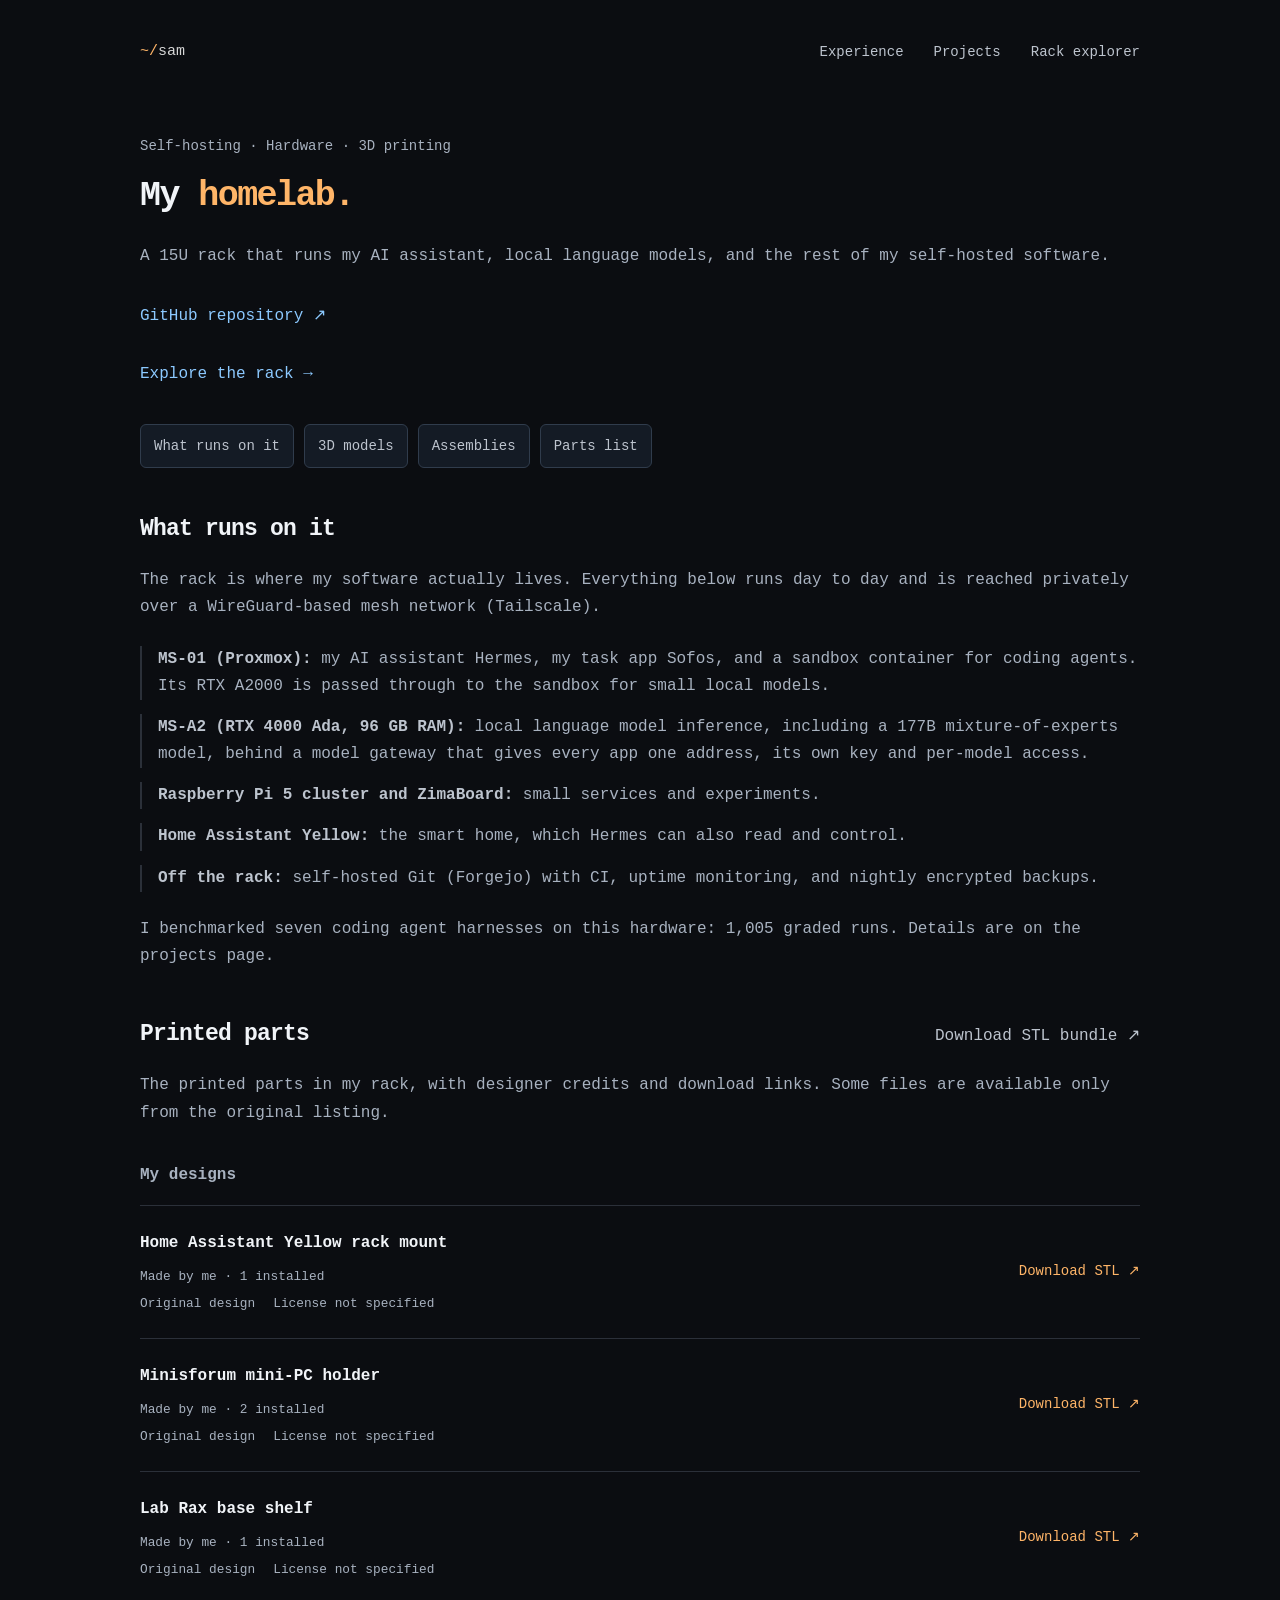
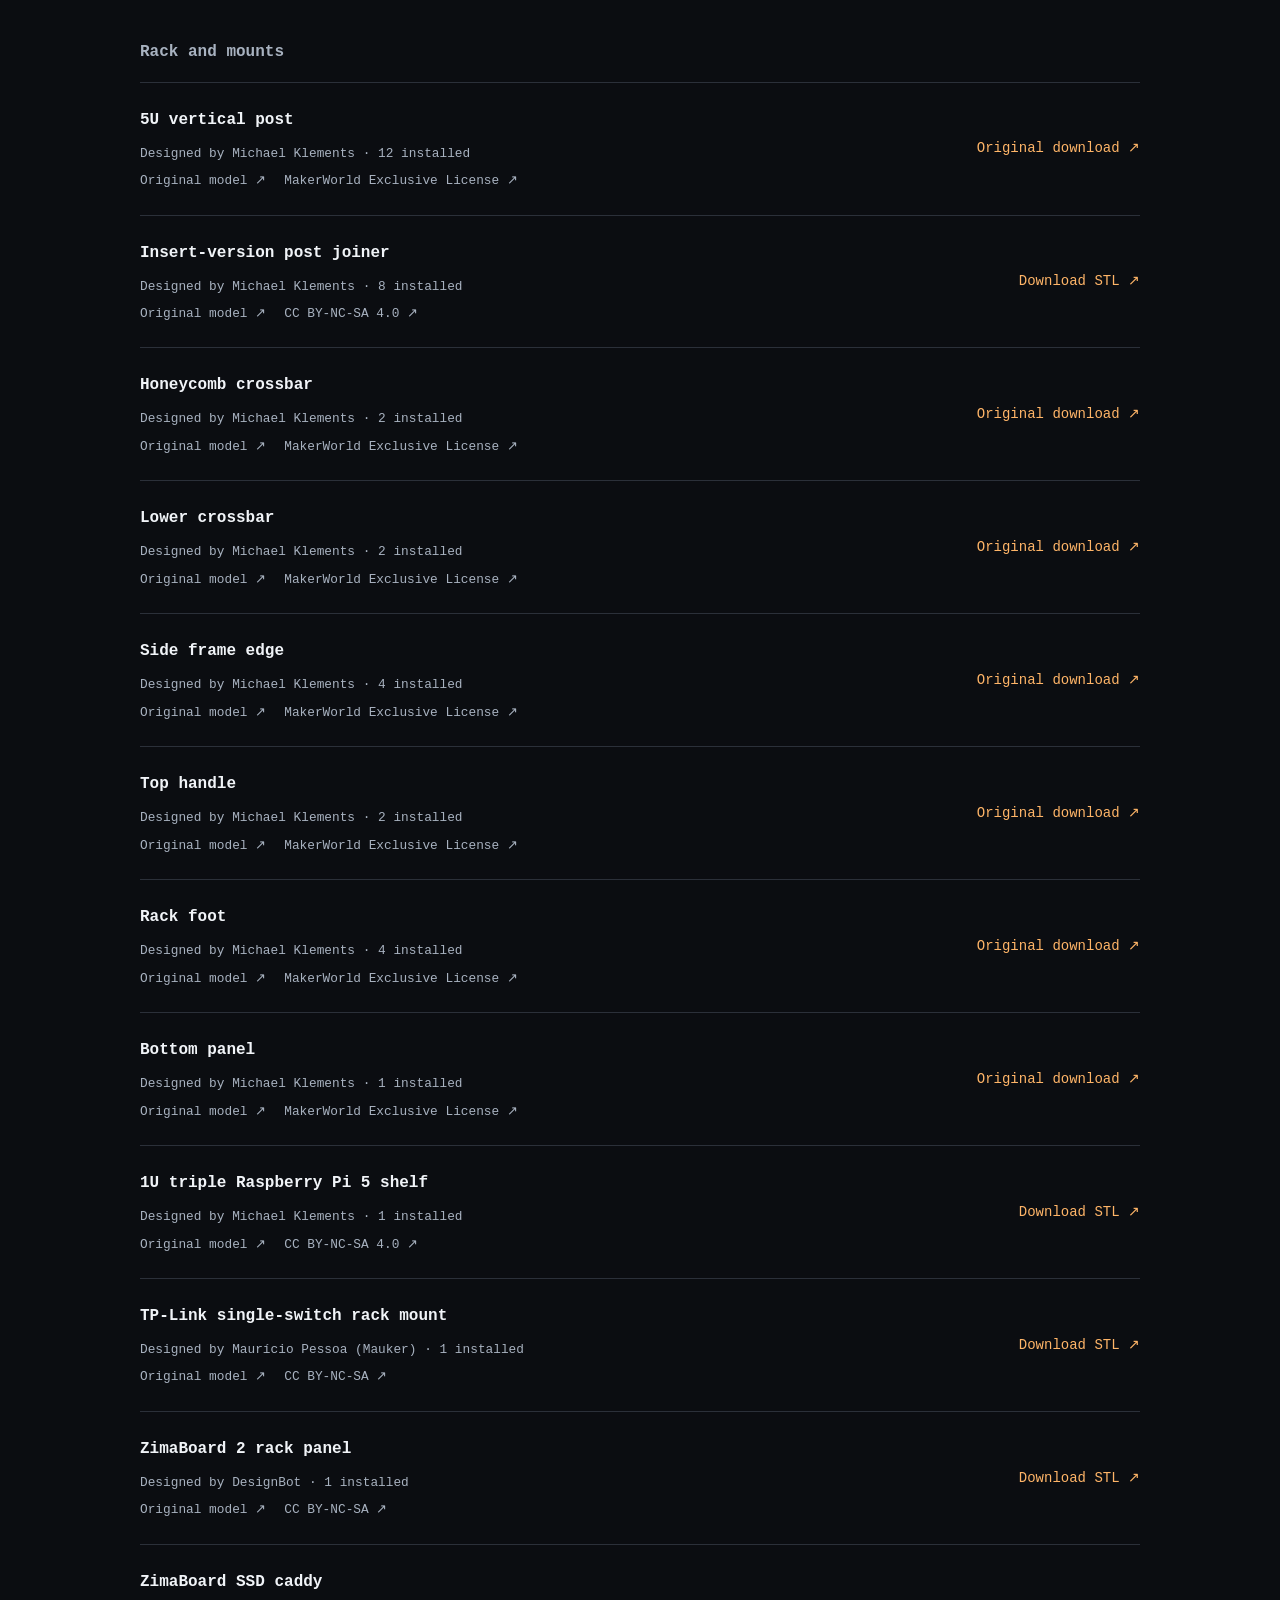
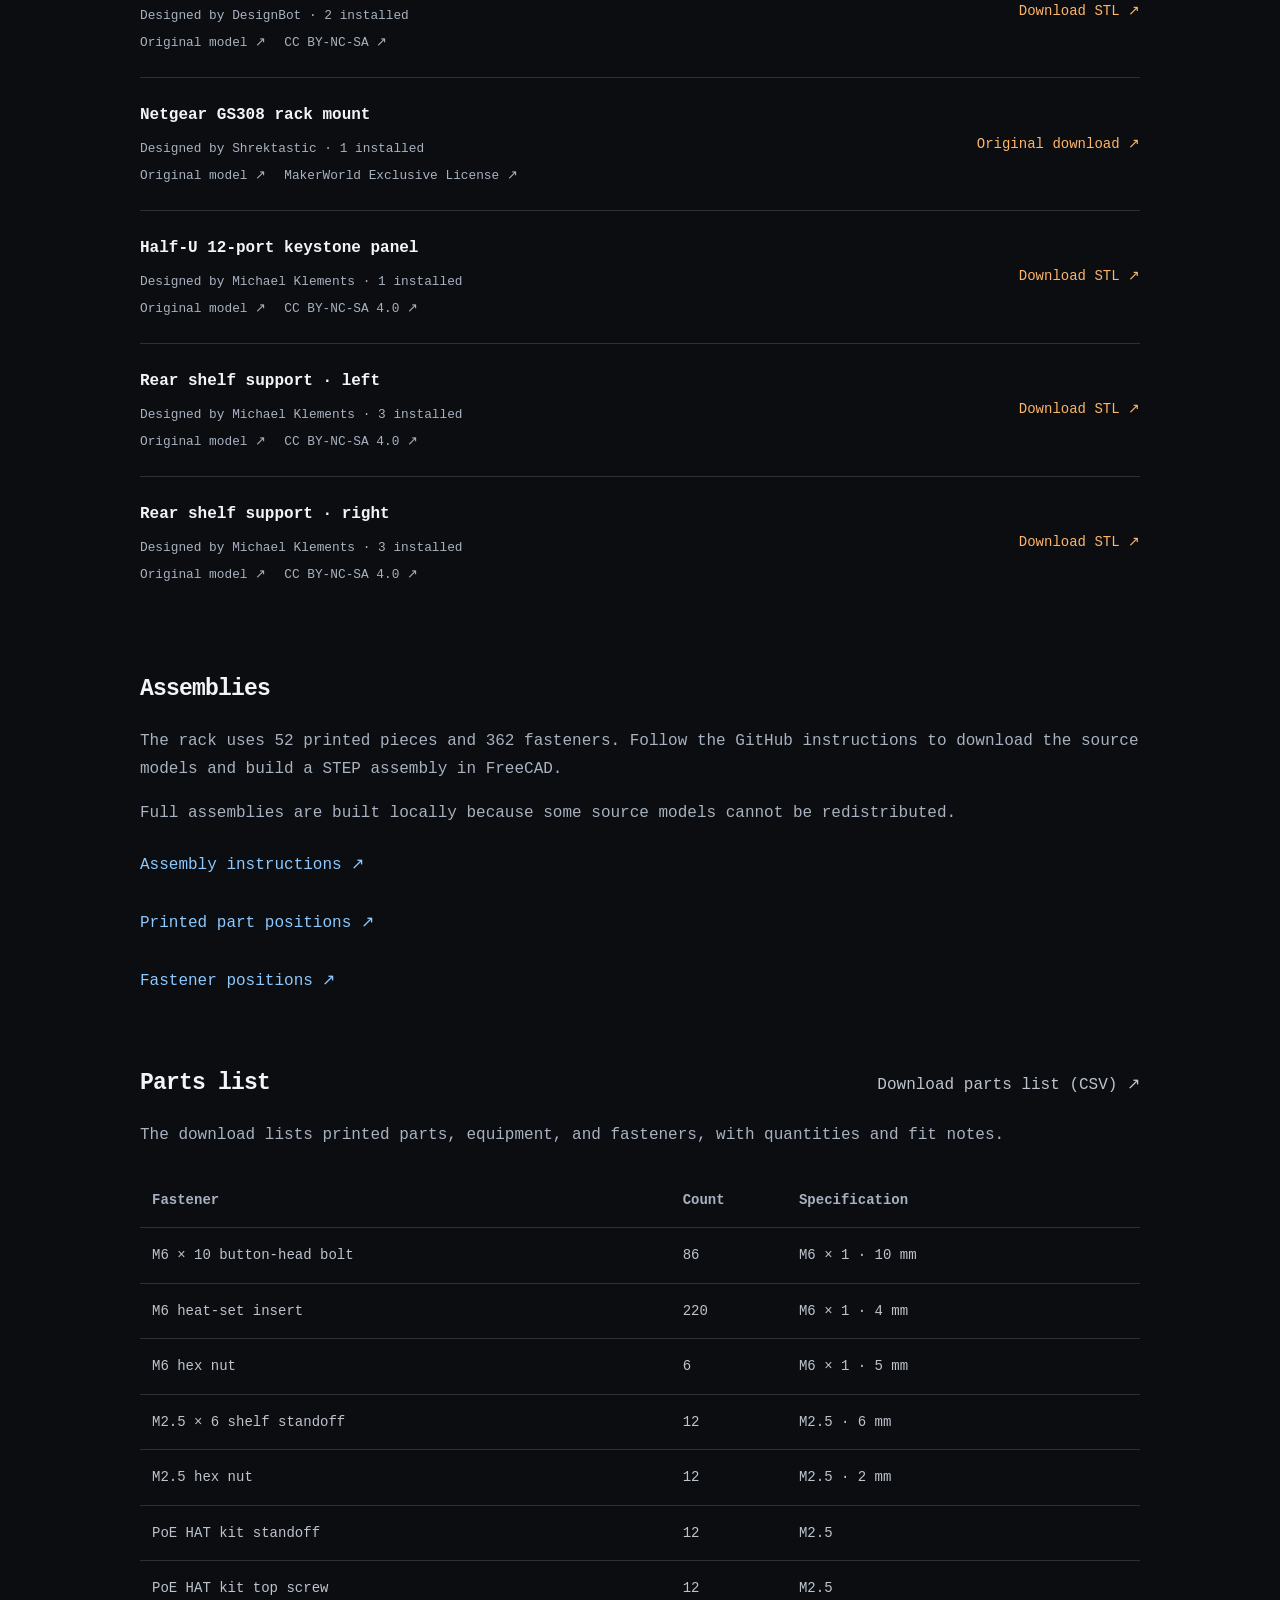
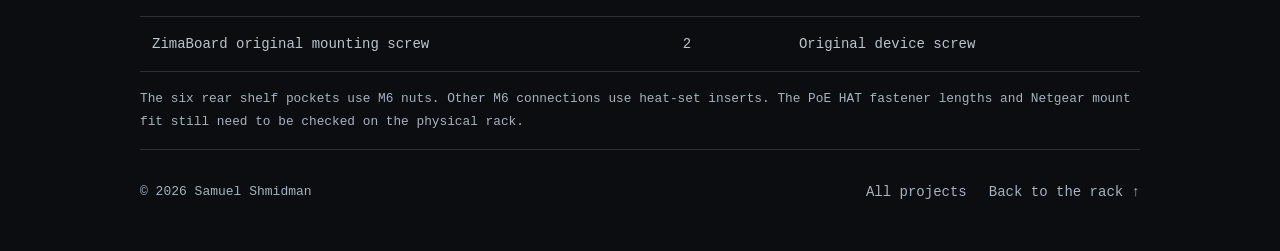
<file: projects/homelab/index.html>
<!doctype html>
<html lang="en"><head><meta charset="utf-8"><meta name="viewport" content="width=device-width,initial-scale=1,viewport-fit=cover"><meta name="color-scheme" content="dark"><meta name="referrer" content="no-referrer"><meta name="description" content="Sam’s 15U homelab, printable rack designs, source credits, assembly files and parts list."><title>Homelab · Samuel Shmidman</title><link rel="canonical" href="https://portfolio.shmiditech.com/projects/homelab/"><meta property="og:type" content="website"><meta property="og:url" content="https://portfolio.shmiditech.com/projects/homelab/"><meta property="og:title" content="Homelab · Samuel Shmidman"><meta property="og:description" content="Sam’s 15U homelab, printable rack designs, source credits, assembly files and parts list."><meta property="og:image" content="https://portfolio.shmiditech.com/assets/samuel-shmidman.png"><meta property="og:image:alt" content="Samuel Shmidman"><meta property="og:site_name" content="Samuel Shmidman"><meta name="twitter:card" content="summary"><link rel="icon" href="../../favicon.svg"><link rel="stylesheet" href="../../styles.css"><link rel="stylesheet" href="project.css"></head>
<body><a class="skip-link" href="#main">Skip to content</a><div class="page"><header class="site-header"><a class="wordmark" href="../../" aria-label="Samuel Shmidman, home"><span aria-hidden="true">~/</span> sam</a><nav aria-label="Main navigation"><a href="../../#experience">Experience</a><a href="../">Projects</a><a href="../../#homelab">Rack explorer</a></nav></header>
<main id="main" tabindex="-1"><section class="homelab-intro"><p class="eyebrow">Self-hosting · Hardware · 3D printing</p><h1>My <span>homelab.</span></h1><p>A 15U rack that runs my AI assistant, local language models, and the rest of my self-hosted software.</p><div class="project-actions"><a href="https://github.com/SamShmid/Homelab" target="_blank" rel="noopener noreferrer">GitHub repository ↗</a><a href="../../#homelab">Explore the rack →</a></div><nav class="project-jumps" aria-label="Homelab sections"><a href="#systems">What runs on it</a><a href="#downloads">3D models</a><a href="#assemblies">Assemblies</a><a href="#bom">Parts list</a></nav></section>
<section class="homelab-downloads" id="systems" aria-labelledby="systems-title">
<div class="section-heading"><h2 id="systems-title">What runs on it</h2></div>
<p class="download-intro">The rack is where my software actually lives. Everything below runs day to day and is reached privately over a WireGuard-based mesh network (Tailscale).</p>
<ul class="systems-list">
<li><strong>MS-01 (Proxmox):</strong> my AI assistant Hermes, my task app Sofos, and a sandbox container for coding agents. Its RTX A2000 is passed through to the sandbox for small local models.</li>
<li><strong>MS-A2 (RTX 4000 Ada, 96 GB RAM):</strong> local language model inference, including a 177B mixture-of-experts model, behind a model gateway that gives every app one address, its own key and per-model access.</li>
<li><strong>Raspberry Pi 5 cluster and ZimaBoard:</strong> small services and experiments.</li>
<li><strong>Home Assistant Yellow:</strong> the smart home, which Hermes can also read and control.</li>
<li><strong>Off the rack:</strong> self-hosted Git (Forgejo) with CI, uptime monitoring, and nightly encrypted backups.</li>
</ul>
<p class="download-intro">I benchmarked seven coding agent harnesses on this hardware: 1,005 graded runs. Details are on the <a href="../">projects page</a>.</p>
</section>
<section class="homelab-downloads" id="downloads" aria-labelledby="download-title"><div class="section-heading"><h2 id="download-title">Printed parts</h2><a href="https://github.com/SamShmid/Homelab/raw/refs/heads/main/downloads/homelab-shareable-stls.zip" target="_blank" rel="noopener noreferrer">Download STL bundle ↗</a></div><p class="download-intro">The printed parts in my rack, with designer credits and download links. Some files are available only from the original listing.</p><h3 class="download-group" id="my-designs">My designs</h3><article class="download-row" id="home-assistant-yellow-mount"><div><h3>Home Assistant Yellow rack mount</h3><p>Made by me · 1 installed</p><div class="source-credit">Original design<span>License not specified</span></div></div><a href="https://github.com/SamShmid/Homelab/raw/refs/heads/main/assets/stl/originals/Home%20Assistant%20Yellow%20Rack%20Mount.stl" target="_blank" rel="noopener noreferrer">Download STL ↗</a></article><article class="download-row" id="minisforum-mini-pc-holder"><div><h3>Minisforum mini-PC holder</h3><p>Made by me · 2 installed</p><div class="source-credit">Original design<span>License not specified</span></div></div><a href="https://github.com/SamShmid/Homelab/raw/refs/heads/main/assets/stl/originals/Minisforum%20mini-PC%20holder.stl" target="_blank" rel="noopener noreferrer">Download STL ↗</a></article><article class="download-row" id="base-shelf"><div><h3>Lab Rax base shelf</h3><p>Made by me · 1 installed</p><div class="source-credit">Original design<span>License not specified</span></div></div><a href="https://github.com/SamShmid/Homelab/raw/refs/heads/main/assets/stl/originals/Lab%20Rax%20Base%20Shelf%20Rack%20Mount%20v18.stl" target="_blank" rel="noopener noreferrer">Download STL ↗</a></article><h3 class="download-group">Rack and mounts</h3><article class="download-row" id="post"><div><h3>5U vertical post</h3><p>Designed by Michael Klements · 12 installed</p><div class="source-credit"><a href="https://makerworld.com/en/models/1294480-lab-rax-10-server-rack-5u#profileId-1325352" target="_blank" rel="noopener noreferrer">Original model ↗</a><span><a href="https://makerworld.com/en/models/1294480-lab-rax-10-server-rack-5u#profileId-1325352" target="_blank" rel="noopener noreferrer">MakerWorld Exclusive License ↗</a></span></div></div><a href="https://makerworld.com/en/models/1294480-lab-rax-10-server-rack-5u#profileId-1325352" target="_blank" rel="noopener noreferrer">Original download ↗</a></article><article class="download-row" id="joiner"><div><h3>Insert-version post joiner</h3><p>Designed by Michael Klements · 8 installed</p><div class="source-credit"><a href="https://makerworld.com/en/models/1304384-lab-rax-extension-side-panels-post-joiner#profileId-1337305" target="_blank" rel="noopener noreferrer">Original model ↗</a><span><a href="https://creativecommons.org/licenses/by-nc-sa/4.0/" target="_blank" rel="noopener noreferrer">CC BY-NC-SA 4.0 ↗</a></span></div></div><a href="https://github.com/SamShmid/Homelab/raw/refs/heads/main/assets/stl/insert-frame/Brass%20Insert%20Post%20Joiner.stl" target="_blank" rel="noopener noreferrer">Download STL ↗</a></article><article class="download-row" id="vent"><div><h3>Honeycomb crossbar</h3><p>Designed by Michael Klements · 2 installed</p><div class="source-credit"><a href="https://makerworld.com/en/models/1294480-lab-rax-10-server-rack-5u#profileId-1325352" target="_blank" rel="noopener noreferrer">Original model ↗</a><span><a href="https://makerworld.com/en/models/1294480-lab-rax-10-server-rack-5u#profileId-1325352" target="_blank" rel="noopener noreferrer">MakerWorld Exclusive License ↗</a></span></div></div><a href="https://makerworld.com/en/models/1294480-lab-rax-10-server-rack-5u#profileId-1325352" target="_blank" rel="noopener noreferrer">Original download ↗</a></article><article class="download-row" id="bottom"><div><h3>Lower crossbar</h3><p>Designed by Michael Klements · 2 installed</p><div class="source-credit"><a href="https://makerworld.com/en/models/1294480-lab-rax-10-server-rack-5u#profileId-1325352" target="_blank" rel="noopener noreferrer">Original model ↗</a><span><a href="https://makerworld.com/en/models/1294480-lab-rax-10-server-rack-5u#profileId-1325352" target="_blank" rel="noopener noreferrer">MakerWorld Exclusive License ↗</a></span></div></div><a href="https://makerworld.com/en/models/1294480-lab-rax-10-server-rack-5u#profileId-1325352" target="_blank" rel="noopener noreferrer">Original download ↗</a></article><article class="download-row" id="edge"><div><h3>Side frame edge</h3><p>Designed by Michael Klements · 4 installed</p><div class="source-credit"><a href="https://makerworld.com/en/models/1294480-lab-rax-10-server-rack-5u#profileId-1325352" target="_blank" rel="noopener noreferrer">Original model ↗</a><span><a href="https://makerworld.com/en/models/1294480-lab-rax-10-server-rack-5u#profileId-1325352" target="_blank" rel="noopener noreferrer">MakerWorld Exclusive License ↗</a></span></div></div><a href="https://makerworld.com/en/models/1294480-lab-rax-10-server-rack-5u#profileId-1325352" target="_blank" rel="noopener noreferrer">Original download ↗</a></article><article class="download-row" id="handle"><div><h3>Top handle</h3><p>Designed by Michael Klements · 2 installed</p><div class="source-credit"><a href="https://makerworld.com/en/models/1294480-lab-rax-10-server-rack-5u#profileId-1325352" target="_blank" rel="noopener noreferrer">Original model ↗</a><span><a href="https://makerworld.com/en/models/1294480-lab-rax-10-server-rack-5u#profileId-1325352" target="_blank" rel="noopener noreferrer">MakerWorld Exclusive License ↗</a></span></div></div><a href="https://makerworld.com/en/models/1294480-lab-rax-10-server-rack-5u#profileId-1325352" target="_blank" rel="noopener noreferrer">Original download ↗</a></article><article class="download-row" id="foot"><div><h3>Rack foot</h3><p>Designed by Michael Klements · 4 installed</p><div class="source-credit"><a href="https://makerworld.com/en/models/1294480-lab-rax-10-server-rack-5u#profileId-1325352" target="_blank" rel="noopener noreferrer">Original model ↗</a><span><a href="https://makerworld.com/en/models/1294480-lab-rax-10-server-rack-5u#profileId-1325352" target="_blank" rel="noopener noreferrer">MakerWorld Exclusive License ↗</a></span></div></div><a href="https://makerworld.com/en/models/1294480-lab-rax-10-server-rack-5u#profileId-1325352" target="_blank" rel="noopener noreferrer">Original download ↗</a></article><article class="download-row" id="floor"><div><h3>Bottom panel</h3><p>Designed by Michael Klements · 1 installed</p><div class="source-credit"><a href="https://makerworld.com/en/models/1294480-lab-rax-10-server-rack-5u#profileId-1325352" target="_blank" rel="noopener noreferrer">Original model ↗</a><span><a href="https://makerworld.com/en/models/1294480-lab-rax-10-server-rack-5u#profileId-1325352" target="_blank" rel="noopener noreferrer">MakerWorld Exclusive License ↗</a></span></div></div><a href="https://makerworld.com/en/models/1294480-lab-rax-10-server-rack-5u#profileId-1325352" target="_blank" rel="noopener noreferrer">Original download ↗</a></article><article class="download-row" id="pi-shelf"><div><h3>1U triple Raspberry Pi 5 shelf</h3><p>Designed by Michael Klements · 1 installed</p><div class="source-credit"><a href="https://makerworld.com/en/models/1307431-1u-3-x-raspberry-pi-5-shelf-for-10-rack#profileId-1341054" target="_blank" rel="noopener noreferrer">Original model ↗</a><span><a href="https://creativecommons.org/licenses/by-nc-sa/4.0/" target="_blank" rel="noopener noreferrer">CC BY-NC-SA 4.0 ↗</a></span></div></div><a href="https://github.com/SamShmid/Homelab/raw/refs/heads/main/assets/stl/shelves/1U%203%20Pi%205%20Plate.stl" target="_blank" rel="noopener noreferrer">Download STL ↗</a></article><article class="download-row" id="switch-mount"><div><h3>TP-Link single-switch rack mount</h3><p>Designed by Maurício Pessoa (Mauker) · 1 installed</p><div class="source-credit"><a href="https://makerworld.com/en/models/773229-tp-link-sg1005p-sg105-10-inch-rack-mount#profileId-709359" target="_blank" rel="noopener noreferrer">Original model ↗</a><span><a href="https://www.printables.com/model/1045551-tp-link-sg1005p-sg105-10-inch-rack-mount" target="_blank" rel="noopener noreferrer">CC BY-NC-SA ↗</a></span></div></div><a href="https://github.com/SamShmid/Homelab/raw/refs/heads/main/assets/stl/mounts/tp-link-sg1005-10-inch-rack-mount.stl" target="_blank" rel="noopener noreferrer">Download STL ↗</a></article><article class="download-row" id="zima-mount"><div><h3>ZimaBoard 2 rack panel</h3><p>Designed by DesignBot · 1 installed</p><div class="source-credit"><a href="https://makerworld.com/en/models/1346315-10-inch-rack-panel-for-zimaboard-2#profileId-1387898" target="_blank" rel="noopener noreferrer">Original model ↗</a><span><a href="https://www.printables.com/model/1316574-10-inch-rack-panel-for-zimaboard-2" target="_blank" rel="noopener noreferrer">CC BY-NC-SA ↗</a></span></div></div><a href="https://github.com/SamShmid/Homelab/raw/refs/heads/main/assets/stl/mounts/zimaboard2-rack.stl" target="_blank" rel="noopener noreferrer">Download STL ↗</a></article><article class="download-row" id="ssd-caddy"><div><h3>ZimaBoard SSD caddy</h3><p>Designed by DesignBot · 2 installed</p><div class="source-credit"><a href="https://makerworld.com/en/models/1346315-10-inch-rack-panel-for-zimaboard-2#profileId-1387898" target="_blank" rel="noopener noreferrer">Original model ↗</a><span><a href="https://www.printables.com/model/1316574-10-inch-rack-panel-for-zimaboard-2" target="_blank" rel="noopener noreferrer">CC BY-NC-SA ↗</a></span></div></div><a href="https://github.com/SamShmid/Homelab/raw/refs/heads/main/assets/stl/mounts/zimaboard2-drive-caddy.stl" target="_blank" rel="noopener noreferrer">Download STL ↗</a></article><article class="download-row" id="netgear-mount"><div><h3>Netgear GS308 rack mount</h3><p>Designed by Shrektastic · 1 installed</p><div class="source-credit"><a href="https://makerworld.com/en/models/1859737-netgear-gs308e-screwless-10-inch-rack-mount#profileId-1988907" target="_blank" rel="noopener noreferrer">Original model ↗</a><span><a href="https://makerworld.com/en/models/1859737-netgear-gs308e-screwless-10-inch-rack-mount#profileId-1988907" target="_blank" rel="noopener noreferrer">MakerWorld Exclusive License ↗</a></span></div></div><a href="https://makerworld.com/en/models/1859737-netgear-gs308e-screwless-10-inch-rack-mount#profileId-1988907" target="_blank" rel="noopener noreferrer">Original download ↗</a></article><article class="download-row" id="keystone-panel"><div><h3>Half-U 12-port keystone panel</h3><p>Designed by Michael Klements · 1 installed</p><div class="source-credit"><a href="https://makerworld.com/en/models/1293816-1-2u-12-port-keystone-panel-for-10-rack#profileId-1324489" target="_blank" rel="noopener noreferrer">Original model ↗</a><span><a href="https://creativecommons.org/licenses/by-nc-sa/4.0/" target="_blank" rel="noopener noreferrer">CC BY-NC-SA 4.0 ↗</a></span></div></div><a href="https://github.com/SamShmid/Homelab/raw/refs/heads/main/assets/stl/mounts/12%20Port%20Patch%20Panel.stl" target="_blank" rel="noopener noreferrer">Download STL ↗</a></article><article class="download-row" id="shelf-support-left"><div><h3>Rear shelf support · left</h3><p>Designed by Michael Klements · 3 installed</p><div class="source-credit"><a href="https://makerworld.com/en/models/1297318-1u-open-shelf-for-10-rack#profileId-1328922" target="_blank" rel="noopener noreferrer">Original model ↗</a><span><a href="https://creativecommons.org/licenses/by-nc-sa/4.0/" target="_blank" rel="noopener noreferrer">CC BY-NC-SA 4.0 ↗</a></span></div></div><a href="https://github.com/SamShmid/Homelab/raw/refs/heads/main/assets/stl/mounts/Shelf%20Support%20Left.stl" target="_blank" rel="noopener noreferrer">Download STL ↗</a></article><article class="download-row" id="shelf-support-right"><div><h3>Rear shelf support · right</h3><p>Designed by Michael Klements · 3 installed</p><div class="source-credit"><a href="https://makerworld.com/en/models/1297318-1u-open-shelf-for-10-rack#profileId-1328922" target="_blank" rel="noopener noreferrer">Original model ↗</a><span><a href="https://creativecommons.org/licenses/by-nc-sa/4.0/" target="_blank" rel="noopener noreferrer">CC BY-NC-SA 4.0 ↗</a></span></div></div><a href="https://github.com/SamShmid/Homelab/raw/refs/heads/main/assets/stl/mounts/Shelf%20Support%20Right.stl" target="_blank" rel="noopener noreferrer">Download STL ↗</a></article></section>
<section id="assemblies" class="project-section"><div class="section-heading"><h2>Assemblies</h2></div><p>The rack uses 52 printed pieces and 362 fasteners. Follow the GitHub instructions to download the source models and build a STEP assembly in FreeCAD.</p><p>Full assemblies are built locally because some source models cannot be redistributed.</p><div class="project-actions"><a href="https://github.com/SamShmid/Homelab/blob/main/ASSEMBLY.md" target="_blank" rel="noopener noreferrer">Assembly instructions ↗</a><a href="https://github.com/SamShmid/Homelab/raw/refs/heads/main/assembly.json" target="_blank" rel="noopener noreferrer">Printed part positions ↗</a><a href="https://github.com/SamShmid/Homelab/raw/refs/heads/main/hardware.json" target="_blank" rel="noopener noreferrer">Fastener positions ↗</a></div></section>
<section id="bom" class="project-section"><div class="section-heading"><h2>Parts list</h2><a href="https://github.com/SamShmid/Homelab/raw/refs/heads/main/bom/homelab-bom.csv" target="_blank" rel="noopener noreferrer">Download parts list (CSV) ↗</a></div><p>The download lists printed parts, equipment, and fasteners, with quantities and fit notes.</p><div class="bom-scroll"><table><thead><tr><th>Fastener</th><th>Count</th><th>Specification</th></tr></thead><tbody><tr id="m6-button-10"><td>M6 × 10 button-head bolt</td><td>86</td><td>M6 × 1 · 10 mm</td></tr><tr id="m6-insert-4"><td>M6 heat-set insert</td><td>220</td><td>M6 × 1 · 4 mm</td></tr><tr id="m6-nut"><td>M6 hex nut</td><td>6</td><td>M6 × 1 · 5 mm</td></tr><tr id="m25-shelf-standoff"><td>M2.5 × 6 shelf standoff</td><td>12</td><td>M2.5 · 6 mm</td></tr><tr id="m25-nut"><td>M2.5 hex nut</td><td>12</td><td>M2.5 · 2 mm</td></tr><tr id="hat-standoff"><td>PoE HAT kit standoff</td><td>12</td><td>M2.5</td></tr><tr id="hat-top-screw"><td>PoE HAT kit top screw</td><td>12</td><td>M2.5</td></tr><tr id="zima-reused-screw"><td>ZimaBoard original mounting screw</td><td>2</td><td>Original device screw</td></tr></tbody></table></div><p class="bom-note">The six rear shelf pockets use M6 nuts. Other M6 connections use heat-set inserts. The PoE HAT fastener lengths and Netgear mount fit still need to be checked on the physical rack.</p></section></main>
<footer class="site-footer"><p>© 2026 Samuel Shmidman</p><div class="footer-actions"><a href="../">All projects</a><a href="../../#homelab">Back to the rack ↑</a></div></footer></div></body></html>
</file>
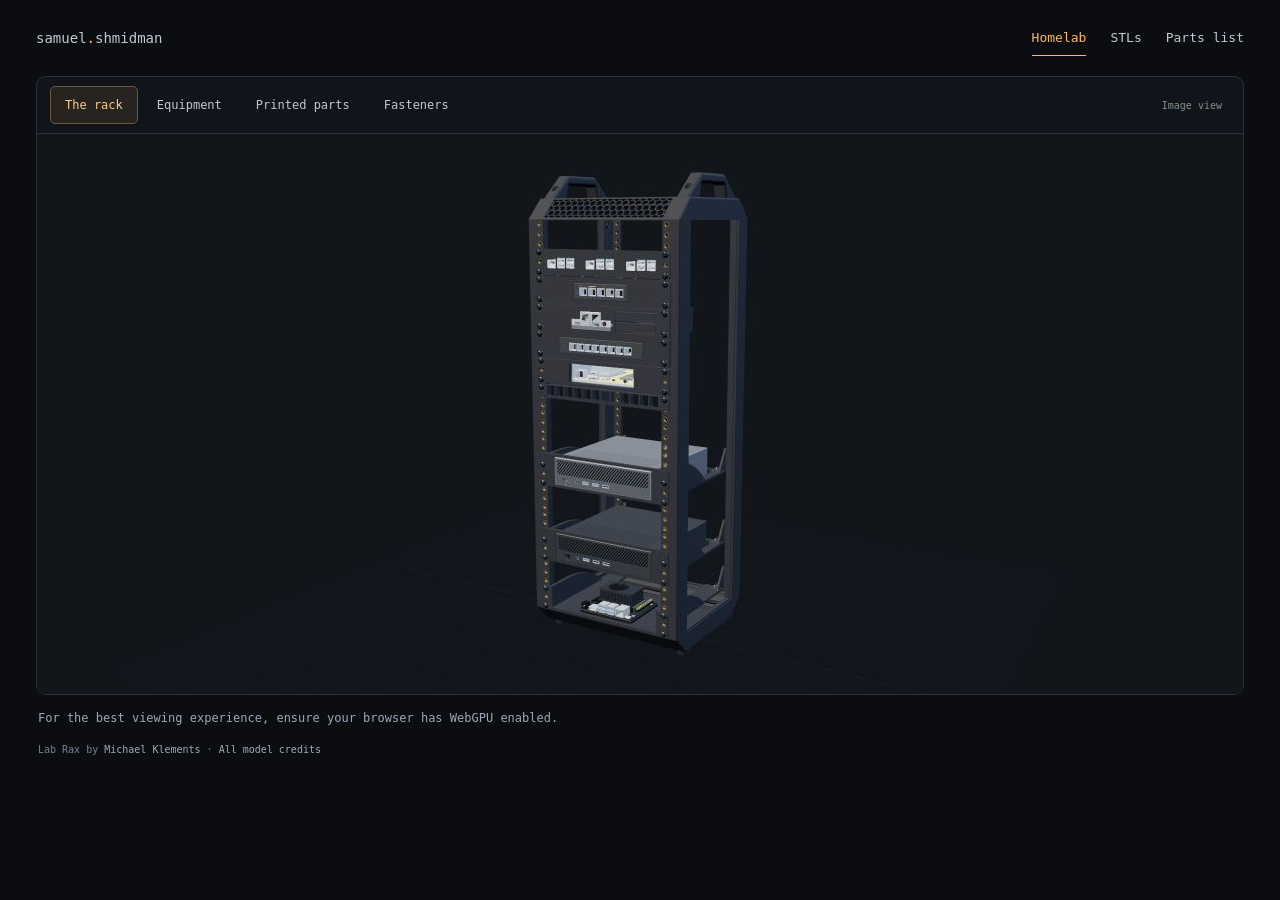
<file: projects/homelab/explorer/index.html>
<!doctype html>
<html lang="en">
<head>
  <meta charset="utf-8">
  <meta name="viewport" content="width=device-width,initial-scale=1">
  <meta name="color-scheme" content="dark">
  <meta name="referrer" content="no-referrer">
  <title>Homelab · Samuel Shmidman</title>
  <link rel="icon" href="favicon.svg">
  <link rel="stylesheet" href="viewer.css?v=note-10">
  <script type="importmap">{"imports":{"three":"./vendor/three.webgpu.min.js","three/webgpu":"./vendor/three.webgpu.min.js"}}</script>
</head>
<body class="viewer-page" data-project-url="../">
  <a class="skip" href="#explorer">Skip to rack explorer</a>
  <header class="site-header"><a class="wordmark" href="../../../">samuel<span>.</span>shmidman</a><nav class="project-nav" aria-label="Homelab project"><a href="#explorer" aria-current="page">Homelab</a><a href="../#downloads">STLs</a><a href="../#bom">Parts list</a></nav></header>
  <main>
    <section class="explorer" id="explorer" aria-label="Interactive homelab rack explorer">
      <div class="toolbar">
        <div class="view-tabs" role="group" aria-label="Explorer view"><button data-mode="overview" aria-pressed="true">The rack</button><button data-mode="equipment" aria-pressed="false">Equipment</button><button data-mode="parts" aria-pressed="false">Printed parts</button><button data-mode="hardware" aria-pressed="false">Fasteners</button></div>
        <div class="display-status"><span id="renderer-status" role="status">Loading</span><button id="resume-3d" hidden>3D view</button></div>
      </div>
      <div class="model-area" id="model-area">
        <div class="stage" id="stage">
          <div id="canvas-host" tabindex="0" role="region" aria-label="3D rack. Drag to orbit, scroll to zoom, right drag to pan. Click a part to highlight matching copies. Press Escape to clear."></div>
          <div class="image-view" id="image-view"><img id="fallback-image" src="assets/images/screenshots/overview/perspective.jpg?v=ups-11" alt="Rendered homelab rack assembly"></div>
          <svg id="leaders" aria-hidden="true"></svg>
          <div id="selection" hidden role="status"><span id="selection-name"></span><span id="selection-count"></span><button id="clear-selection" aria-label="Clear selection" title="Clear selection">×</button></div>
          <div id="load-status" role="status">Loading the rack</div>
        </div>
        <div id="annotations" aria-label="Model labels"></div>
      </div>
      <div class="viewer-controls">
        <button id="reset-camera" title="Reset view" hidden>Reset</button>
        <details class="model-options"><summary>Options</summary><div class="options-popover"><label><input type="checkbox" id="rotation" disabled> Rotate</label><button id="static-toggle">Image view</button><a id="step-download" href="../#assemblies">Assembly instructions ↗</a></div></details>
        <span class="gesture-hint" id="interaction-hint">Drag to orbit · Scroll to zoom</span>
        <div class="explode-control" hidden><label for="explode">Explode</label><input id="explode" type="range" min="0" max="100" value="0" aria-valuetext="0% exploded" disabled><output id="explode-value" for="explode">0%</output></div>
      </div>
    </section>
    <p class="viewer-note" hidden>For the best viewing experience, ensure your browser has WebGPU enabled.</p>
    <p class="viewer-credit">Lab Rax by <a href="https://makerworld.com/en/@mklements" target="_blank" rel="noopener noreferrer">Michael Klements</a> · <a href="../#downloads">All model credits</a></p>
  </main>
  <script type="module" src="viewer.js?v=ups-11"></script>
</body>
</html>
</file>
<file: styles.css>
:root {
  color-scheme: dark;
  --background: #0b0d11;
  --surface: #11151a;
  --line: #2b3039;
  --text: #bdc4ce;
  --bright: #f1f4f8;
  --muted: #a8b2c0;
  --accent: #ffb568;
  --link: #8cc9ff;
  --mono: ui-monospace, SFMono-Regular, Menlo, Consolas, monospace;
  background: var(--background);
  color: var(--text);
  font-family: var(--mono);
  font-synthesis: none;
  font-size: 100%;
  line-height: 1.75;
}
* { box-sizing: border-box; }
html { scroll-padding-top: 36px; -webkit-text-size-adjust: 100%; }
body { position: relative; margin: 0; min-width: 280px; padding-inline: env(safe-area-inset-left) env(safe-area-inset-right); }
[hidden] { display: none !important; }
::selection { color: #0b0d11; background: #ffb568; }
a { color: inherit; text-decoration: none; text-underline-offset: 5px; }
a:hover { color: var(--accent); }
:focus-visible { outline: 2px solid #bdbdbd; outline-offset: 5px; }
button { font: inherit; cursor: pointer; }
a, button { touch-action: manipulation; }
h1,h2,h3,p,figure { margin: 0; }
h1,h2,h3 { color: var(--bright); }
#character-field { position: fixed; inset: 0; width: 100%; height: 100%; pointer-events: none; opacity: .32; z-index: 0; }
.page { position: relative; z-index: 1; width: min(100% - 64px, 1000px); margin: 0 auto; }
.site-header { display: flex; flex-wrap: wrap; justify-content: space-between; align-items: center; gap: 12px 24px; min-height: 104px; padding: 12px 0; }
.wordmark { color: #d6d6d6; font-size: 0.9375rem; white-space: nowrap; }
.wordmark span { color: var(--accent); }
.site-header nav { display: flex; flex-wrap: wrap; gap: 8px 30px; font-size: .875rem; }
.site-header a { display: inline-flex; align-items: center; min-height: 44px; }
.site-header nav a:hover { text-decoration: underline; }
.intro { display: grid; grid-template-columns: minmax(0, 1fr) 204px; column-gap: 64px; align-items: start; padding: 62px 0 76px; }
.intro-heading { grid-column: 1; grid-row: 1; min-width: 0; }
.intro-copy { grid-column: 1; grid-row: 2; align-self: center; }
.intro-details { grid-column: 1; grid-row: 3; min-width: 0; }
.eyebrow { color: var(--muted); font-size: 0.875rem; margin-bottom: 14px; }
h1 { font-size: clamp(1.5625rem, 3vw, 2.1875rem); line-height: 1.35; letter-spacing: -.045em; font-weight: 650; margin-bottom: 23px; }
h1 span { color: var(--accent); }
.intro-greeting, .intro-lead { color: #dedede; margin-bottom: 17px; }
.intro-details .availability { margin: 24px 0 17px; color: #e3c6a7; font-size: 0.875rem; }
.intro-signature { margin-bottom: 20px; color: var(--bright); }
.profile-links { display: flex; align-items: center; flex-wrap: wrap; gap: 18px; font-size: 0.875rem; }
.profile-links a { display: inline-flex; gap: 7px; align-items: center; min-height: 44px; }
.profile-links a:hover { text-decoration: underline; }
.link-divider { color: #555; }
.headshot { grid-column: 2; grid-row: 2; align-self: center; position: relative; z-index: 2; height: 0; margin: 0; }
.portrait-zoom { --portrait-scale: 1.32; display: block; width: 100%; padding: 0; border: 0; border-radius: 10px; background: transparent; translate: 0 -50%; transform-origin: right center; transition: transform 420ms cubic-bezier(.2,.7,.2,1), box-shadow 420ms ease; cursor: zoom-in; }
.portrait-zoom.is-expanded { transform: scale(var(--portrait-scale)); box-shadow: 0 20px 65px #0008; cursor: zoom-out; }
@media (hover: hover) and (pointer: fine) {
  .portrait-zoom:hover:not(.zoom-dismissed) { transform: scale(var(--portrait-scale)); box-shadow: 0 20px 65px #0008; }
}
.headshot img { display: block; width: 100%; height: auto; aspect-ratio: 1; object-fit: cover; border-radius: 10px; border: 1px solid #404b5c; }
.section { scroll-margin-top: 22px; margin-bottom: 70px; }
.section-heading { display: flex; flex-wrap: wrap; align-items: baseline; justify-content: space-between; gap: 20px; margin-bottom: 22px; }
h2 { font-size: 1.4375rem; letter-spacing: -.035em; line-height: 1.4; font-weight: 600; }
.section-marker { color: var(--muted); font-size: .8125rem; }
.timeline-tabs { display: flex; gap: 5px; padding: 5px; margin-bottom: 60px; background: #12171e; border: 1px solid #26313c; border-radius: 8px; }
.timeline-tabs button { flex: 1; min-width: 0; min-height: 44px; padding: 7px 16px; border: 1px solid transparent; border-radius: 5px; background: transparent; color: #9a9a9a; font-size: 0.875rem; line-height: 1.5; transition: background 150ms ease, color 150ms ease; }
.timeline-tabs button:hover { color: #ededed; }
.timeline-tabs button[aria-selected="true"] { background: #28211c; border-color: #a87746; color: #ffca8d; text-decoration: underline; text-underline-offset: 4px; }
.timeline-panel { padding: 30px 30px 2px; border: 1px solid var(--line); border-radius: 9px; background: #0f141bef; }
.fallback-heading { margin-bottom: 25px; font-size: 1.0625rem; }
.tabs-ready .fallback-heading { display: none; }
.timeline { margin: 0; padding: 0; list-style: none; }
.timeline-entry { position: relative; margin-left: 21px; padding: 0 0 56px 42px; border-left: 1px solid #323232; }
.timeline-entry:last-child { border-left-color: transparent; padding-bottom: 30px; }
.timeline-badge { position: absolute; top: 0; left: -21px; display: grid; place-items: center; width: 41px; height: 41px; background: #1a1a1a; color: #dedede; border: 1px solid #383838; border-radius: 50%; font-size: 1rem; line-height: 1; }
.entry-heading { display: flex; align-items: baseline; justify-content: space-between; flex-wrap: wrap; column-gap: 14px; margin-bottom: 4px; }
.entry-heading h3 { font-size: 1rem; font-weight: 600; line-height: 1.5; }
.date { color: var(--muted); font-size: 0.8125rem; line-height: 1.6; }
.role { font-size: 0.875rem; line-height: 1.65; color: #cecece; }
.entry-description { margin-top: 9px; max-width: 78ch; font-family: -apple-system, BlinkMacSystemFont, "Segoe UI", sans-serif; font-size: 1rem; line-height: 1.7; color: #aaa; }
.role-group { margin-top: 56px; }
.role-heading { display: flex; flex-wrap: wrap; justify-content: space-between; align-items: baseline; column-gap: 15px; row-gap: 4px; }
.projects .section-heading { margin-bottom: 60px; }
.project-grid { display: grid; grid-template-columns: repeat(2, minmax(0,1fr)); gap: 60px 18px; }
.project-card { display: flex; flex-direction: column; padding: 26px; border: 1px solid var(--line); border-radius: 8px; background: #11171ff2; }
.project-category { font-size: 0.75rem; line-height: 1.5; color: var(--muted); margin-bottom: 13px; text-transform: uppercase; letter-spacing: .035em; }
.project-card h3 { font-size: 1.25rem; letter-spacing: -.035em; line-height: 1.4; margin-bottom: 12px; }
.project-card > p:not(.project-category):not(.project-note) { font-family: -apple-system, BlinkMacSystemFont, "Segoe UI", sans-serif; font-size: 1rem; line-height: 1.7; }
.tags { display: flex; flex-wrap: wrap; list-style: none; padding: 0; margin: 21px 0 17px; gap: 7px; }
.tags li { max-width: 100%; padding: 2px 8px; font-size: 0.75rem; line-height: 1.7; color: #b9cfe5; background: #1a2532; border: 1px solid #2b3b4c; border-radius: 4px; }
.project-actions { display: flex; flex-direction: column; align-items: flex-start; gap: 4px; margin-top: auto; }
.project-link { display: inline-flex; align-items: center; gap: 8px; min-height: 44px; font-size: 0.875rem; color: var(--link); }
.project-link:hover { text-decoration: underline; }
.project-coming-soon { color: var(--muted); font-size: 0.8125rem; }
.project-note { margin-top: auto; padding: 10px 0; font-size: 0.8125rem; color: var(--muted); }
.site-footer { border-top: 1px solid var(--line); display: flex; justify-content: space-between; flex-wrap: wrap; align-items: center; gap: 16px; padding: 20px 0 max(35px, env(safe-area-inset-bottom)); font-size: 0.8125rem; color: var(--muted); }
.site-footer a { display: inline-flex; align-items: center; gap: .5rem; min-height: 44px; font-size: 0.875rem; }
.footer-actions { display: flex; align-items: center; flex-wrap: wrap; gap: 22px; }
.duck-hideout { position: absolute; inset: 0; overflow: hidden; pointer-events: none; z-index: 2; }
.wandering-duck { transform-origin: top left; position: absolute; left: 0; top: 0; user-select: none; pointer-events: none; }
.wandering-duck pre { margin: 0; font-family: var(--mono); font-weight: 500; white-space: pre; }
.duck-mother { width: 60px; height: 40px; color: #c5b68c; opacity: .75; }
.duck-mother pre { font-size: 10px; line-height: 10px; }
.duckling { width: 36px; height: 18px; color: #c0ae77; opacity: .65; }
.duckling pre { font-size: 8px; line-height: 9px; }
.skip-link { position: absolute; z-index: 10; left: 16px; top: -100px; padding: 10px 18px; color: #090909; background: #ededed; }
.skip-link:focus { top: 16px; }
.sr-only { position: absolute; width: 1px; height: 1px; padding: 0; margin: -1px; overflow: hidden; clip-path: inset(50%); white-space: nowrap; border: 0; }
.tooltip { position: fixed; z-index: 20; max-width: min(19rem, calc(100% - 24px)); padding: 8px 12px; border: 1px solid #65758a; border-radius: 6px; background: #1a2532; color: var(--bright); box-shadow: 0 4px 16px #0005; font-size: .875rem; line-height: 1.5; overflow-wrap: anywhere; }
.policy { max-width: 70ch; padding: 48px 0 64px; overflow-wrap: anywhere; }
.policy section { margin-top: 32px; }
.policy h2 { margin-bottom: 12px; }
.policy p + p { margin-top: 16px; }
.policy a { color: var(--link); text-decoration: underline; }
.intro-copy, .project-card, .timeline-panel { min-width: 0; overflow-wrap: anywhere; }
@media (max-width: 800px) {
  .intro { grid-template-columns: minmax(0,1fr) 168px; column-gap: 32px; padding-top: 40px; }
  .portrait-zoom { --portrait-scale: 1.18; }
  .role-heading { display: block; }
  .role-heading .date { display: block; margin-top: 3px; }
  .timeline-panel { padding: 25px 22px 0; }
}
@media (max-width: 620px) {
  .page { width: calc(100% - 32px); }
  #character-field { opacity: .24; }
  .site-header { min-height: 82px; gap: 12px; }
  .site-header nav { gap: 17px; font-size: 0.875rem; }
  .wordmark { font-size: 0.875rem; }
  .intro { grid-template-columns: minmax(0,1fr); padding: 32px 0 52px; gap: 0; }
  .intro-heading, .intro-copy, .intro-details, .headshot { grid-column: 1; grid-row: auto; }
  .headshot { margin: 25px 0 0; width: 140px; height: auto; }
  .portrait-zoom { --portrait-scale: 1.32; translate: 0; transform-origin: left center; }
  h1 { font-size: clamp(1.625rem, 7vw, 1.8125rem); }
  .intro-copy { font-size: 1rem; }
  .eyebrow { font-size: 0.8125rem; }
  .timeline-panel { padding: 25px 14px 0; }
  .timeline-entry { margin-left: 16px; padding-left: 25px; padding-bottom: 48px; }
  .timeline-entry:last-child { padding-bottom: 25px; }
  .role-group { margin-top: 48px; }
  .timeline-badge { width: 33px; height: 33px; left: -17px; font-size: 0.875rem; }
  .entry-heading { display: block; }
  .entry-heading .date { display: block; margin: 4px 0 7px; }
  .project-grid { grid-template-columns: minmax(0,1fr); }
  .project-card { padding: 21px; }
  .footer-actions { width: 100%; gap: 4px 20px; }
  .section { margin-bottom: 48px; }
  h2 { font-size: 1.375rem; }
}
@media (max-width: 420px) {
  .site-header { flex-wrap: wrap; gap: 4px; padding: 8px 0; }
  .site-header nav { width: 100%; justify-content: space-between; gap: 12px; }
}
@media (prefers-reduced-motion: reduce) {
  *, *::before, *::after { transition: none !important; }
  .portrait-zoom { transition: none; }
}
@media (forced-colors: active) {
  #character-field, .duck-hideout { display: none; }
  .timeline-tabs button[aria-selected="true"] { border-color: Highlight; }
  :focus-visible { outline-color: Highlight; }
  .tooltip { border-color: CanvasText; }
}

/* Color accents and shared navigation for the project index. */
.site-header nav a[aria-current="page"] { color: var(--accent); }
.social-icon { flex: 0 0 auto; width: 18px; height: 18px; }
.profile-links { gap: 24px; }
.profile-links .linkedin-link { color: #8cc9ff; }
.profile-links .resume-link { display: inline-flex; align-items: center; gap: 7px; min-height: 44px; padding: 0; border: 0; background: transparent; color: #8e97a3; font-size: 0.875rem; cursor: default; }
.coming-soon { font-size: 0.75rem; color: #aeb6c1; padding: 1px 6px; background: #1a2029; border: 1px solid #343b47; border-radius: 4px; }
.section-link { display: inline-flex; align-items: center; gap: 10px; min-height: 44px; font-size: 0.875rem; color: var(--link); }
.section-link:hover { text-decoration: underline; }
.entry-meta { color: var(--muted); font-size: 0.8125rem; margin-top: 3px; }
.badge-yc { color: #fff5e9; background: #a44416; border-color: #ef8d4d; }
.badge-independent { color: #b1edd8; background: #18362e; border-color: #366252; }
.badge-brandeis { color: #bdd8ff; background: #203754; border-color: #416391; }
.badge-williams { color: #9bd5ff; background: #163b5b; border-color: #3e6c94; }
.badge-bonnot { color: #f4d297; background: #46331f; border-color: #6b5133; }
.badge-toys { color: #e0c7ff; background: #3b2856; border-color: #755399; }
.project-card { border-top: 2px solid #416685; }
.project-card:nth-child(2) { border-top-color: #41876f; }
.project-card:nth-child(3) { border-top-color: #8465b0; }
.project-card:nth-child(4) { border-top-color: #a07641; }
.project-category { color: #9bbddd; }
.catalog-intro { padding: 57px 0 42px; max-width: 850px; }
.catalog-intro h1 { margin-bottom: 16px; }
.catalog-intro > p:not(.eyebrow) { max-width: 65ch; }
.project-jumps { display: flex; flex-wrap: wrap; gap: 10px; margin-top: 28px; }
.project-jumps a { display: inline-flex; align-items: center; gap: 10px; min-height: 44px; padding: 7px 13px; font-size: 0.875rem; background: #141b25; border: 1px solid #303c4c; border-radius: 6px; }
.project-jumps a:hover { border-color: #7194bb; }
.project-jumps span { color: #8fabc7; font-size: 0.75rem; }
.catalog-section { margin-bottom: 60px; scroll-margin-top: 30px; }
.catalog-section .section-heading { margin-bottom: 60px; }
.catalog-card { min-width: 0; }
.project-card-top { margin-bottom: 14px; }
.project-status { color: #a7c8e9; font-size: 0.75rem; line-height: 1.5; }
.project-card .project-detail { margin: 0 0 14px; color: #a0a9b7; font-size: 0.875rem; }
.group-applications { border-top-color: #416685 !important; }
.group-research-tools { border-top-color: #8465b0 !important; }
.group-hardware { border-top-color: #a07641 !important; }
.group-homelab { border-top-color: #41876f !important; }
@media (max-width: 620px) {
  .catalog-intro { padding: 32px 0; }
  .profile-links { gap: 12px 22px; }
  .section-heading { align-items: flex-start; }
  .section-link { min-height: 44px; white-space: nowrap; }
  .project-jumps { gap: 8px; }
}

@media (max-width: 760px) {
  .project-grid { grid-template-columns: minmax(0,1fr); }
}

.profile-links .resume-link.is-available { color: var(--link); cursor: pointer; }

.homelab-embed{display:block;width:100%;height:785px;border:1px solid var(--line);border-radius:12px;background:#11151b}.homelab .section-heading{margin-bottom:22px}@media(max-width:720px){.homelab-embed{height:680px}}

.homelab-note{margin:12px 2px 0;color:var(--muted);font-size:.8rem;line-height:1.6}
</file>
<file: projects/homelab/project.css>
.homelab-intro{padding:30px 0 45px}.homelab-intro>p:not(.eyebrow){margin:18px 0;color:var(--muted);line-height:1.7}.homelab-intro .project-actions{margin:24px 0}.download-intro{color:var(--muted);line-height:1.7;margin-bottom:24px}.download-group{font-size:1rem;margin:34px 0 16px;color:var(--muted)}.download-row{display:flex;align-items:center;justify-content:space-between;gap:28px;padding:23px 0;border-top:1px solid var(--line);scroll-margin-top:24px}.download-row:target{outline:2px solid var(--accent);outline-offset:10px}.download-row h3{font-size:1rem;margin:0 0 10px}.download-row p,.source-credit{font-size:.8rem;color:var(--muted);line-height:1.6}.source-credit{display:flex;flex-wrap:wrap;gap:6px 18px;margin-top:7px}.download-row>a{flex-shrink:0;color:var(--accent);font-size:.875rem;padding:12px 0}.project-actions{display:flex;flex-wrap:wrap;gap:14px 24px}.project-actions a{min-height:44px;display:inline-flex;align-items:center;color:var(--link)}.project-section{margin-top:64px;scroll-margin-top:25px}.project-section>p{color:var(--muted);line-height:1.75;margin:16px 0}.bom-scroll{overflow-x:auto;margin-top:24px}table{width:100%;border-collapse:collapse;text-align:left;font-size:.875rem}th,td{padding:15px 12px;border-bottom:1px solid var(--line)}th{color:var(--muted)}tr:target{outline:2px solid var(--accent);outline-offset:-2px}.bom-note{font-size:.8rem}@media(max-width:600px){.download-row{align-items:flex-start;flex-direction:column;gap:9px}.source-credit{flex-direction:column;gap:3px}.project-actions{gap:8px 18px}.section-heading{gap:8px}}
.systems-list{list-style:none;padding:0;margin:0 0 24px;display:grid;gap:14px}.systems-list li{color:var(--muted);line-height:1.7;padding-left:16px;border-left:2px solid var(--line)}.systems-list strong{color:var(--text,inherit)}#systems{scroll-margin-top:24px;margin-bottom:48px}
</file>
<file: projects/homelab/explorer/viewer.css>
:root{color-scheme:dark;--bg:#0b0d11;--surface:#11151b;--line:#2a303a;--text:#c0c8d3;--bright:#f1f4f8;--muted:#9ca8b7;--accent:#ffb568;--blue:#8cc9ff;font-family:ui-monospace,SFMono-Regular,Menlo,Consolas,monospace;color:var(--text);background:var(--bg);font-synthesis:none}
*{box-sizing:border-box}body{margin:0;min-width:300px}button,input,select{font:inherit}button,a,input,select{-webkit-tap-highlight-color:transparent}button,a{touch-action:manipulation}button{cursor:pointer}a{color:inherit;text-decoration:none}a:hover{color:var(--accent)}button{border:1px solid var(--line);background:#171c24;color:var(--text);border-radius:5px;min-height:36px}button:hover{background:#242c37;color:white}button:disabled{cursor:default;opacity:.4}a[aria-disabled=true]{opacity:.4;pointer-events:none}button:focus-visible,a:focus-visible,input:focus-visible,select:focus-visible,summary:focus-visible,[tabindex]:focus-visible{outline:2px solid var(--blue);outline-offset:3px}h1,h2,h3,p{margin:0}[hidden]{display:none!important}.site-header,main{max-width:1440px;margin:auto;padding-inline:36px}.site-header{height:76px;display:flex;align-items:center;justify-content:space-between;gap:24px}.wordmark{font-size:14px}.wordmark span,h1 span{color:var(--accent)}.project-nav{display:flex;gap:24px;font-size:13px}.project-nav a{padding-block:10px}.project-nav [aria-current]{color:var(--accent);border-bottom:1px solid var(--accent)}.eyebrow,.overline{font-size:10px;letter-spacing:.15em;color:var(--muted)}.eyebrow{margin-bottom:16px;color:var(--accent)}h1{font-size:clamp(26px,3vw,40px);letter-spacing:-.055em;font-weight:550;line-height:1.25;color:var(--bright)}.lede{font:15px/1.7 -apple-system,BlinkMacSystemFont,"Segoe UI",sans-serif;color:var(--muted);margin-top:13px}.skip{position:fixed;top:-100px;left:15px;z-index:99;background:var(--surface);padding:14px}.skip:focus{top:12px}.muted{font-size:12px;color:var(--muted)}
.explorer{border:1px solid var(--line);border-radius:10px;background:var(--surface);isolation:isolate}.toolbar{display:flex;justify-content:space-between;align-items:center;gap:12px;padding:9px 13px;border-bottom:1px solid var(--line)}.view-tabs{display:flex;gap:4px;flex-wrap:wrap}.view-tabs button{border-color:transparent;background:transparent;padding:0 14px;font-size:12px;min-height:38px}.view-tabs button[aria-pressed=true]{background:#27231e;border-color:#72563a;color:#ffca8d}#renderer-status{font-size:10px;color:#829287;padding-right:8px;white-space:nowrap}.model-area{position:relative;background:radial-gradient(ellipse at 50% 38%,#263444,#121923 60%,#0e131b);overflow:hidden}.stage{position:relative;height:clamp(620px,calc(100svh - 190px),960px)}#canvas-host,.image-view{position:absolute;inset:0}#canvas-host{touch-action:none}canvas{display:block;width:100%;height:100%}.image-view{padding:20px}.image-view img{width:100%;height:100%;object-fit:contain;display:block}#load-status{position:absolute;top:48%;width:100%;text-align:center;font-size:12px;color:var(--accent);pointer-events:none}#selection{position:absolute;left:50%;top:12px;transform:translateX(-50%);display:flex;align-items:center;gap:10px;padding:3px 5px 3px 12px;border:1px solid #796047;background:#171d25ed;border-radius:6px;z-index:5;font-size:11px;max-width:calc(100% - 30px);white-space:nowrap}#selection-name{overflow:hidden;text-overflow:ellipsis;color:#f5cc9d}#selection-count{color:#9eacba}#clear-selection{background:transparent;border:0;min-width:30px;min-height:30px;font-size:20px;color:#c5cdd6}
#leaders{position:absolute;inset:0;width:100%;height:100%;pointer-events:none;z-index:2}#leaders path{stroke:#a6b7c36b;stroke-width:1;fill:none}#leaders circle{fill:#afbecb;stroke:#17202b;stroke-width:2}#leaders .is-selected{stroke:#f2bd7d;opacity:1}#leaders circle.is-selected{fill:#ffc581;stroke:#17202b}#annotations{position:absolute;inset:0;z-index:3;pointer-events:none}.callout{position:absolute;width:var(--label-width,208px);border:1px solid #4b5a6a88;border-radius:6px;background:#111925ed;box-shadow:0 3px 15px #0002;pointer-events:auto;display:grid;grid-template-columns:minmax(0,1fr) auto;align-items:center;padding:0 8px 0 0;gap:4px;transition:border-color .15s,background .15s}.label-select{min-height:0;text-align:left;border:0;background:none;border-radius:5px;padding:9px 10px;display:block;width:100%}.label-select:hover{background:#25324590}.label-title{display:block;font:500 12px/1.35 -apple-system,BlinkMacSystemFont,"Segoe UI",sans-serif;color:#e2e9f1}.label-spec{display:block;font:11px/1.4 -apple-system,BlinkMacSystemFont,"Segoe UI",sans-serif;color:#a4b2c3;margin-top:3px}.label-link{font-size:9px;white-space:nowrap;color:#9cacc0;padding:9px 2px}.callout[data-kind=equipment]{grid-template-columns:1fr;padding:0}.callout[data-kind=equipment] .label-link{display:none}.callout.is-selected{border-color:#c58b4f;background:#312820f2}.callout.is-selected .label-title{color:#ffd39f}.callout.is-selected .label-spec{color:#c9b8a5}.callout.is-offscreen{opacity:.55}
.viewer-controls{position:sticky;bottom:0;z-index:6;background:var(--surface);border-radius:0 0 10px 10px;display:flex;flex-wrap:wrap;gap:8px 15px;align-items:center;padding:10px 17px;border-top:1px solid var(--line);font-size:11px;min-height:57px}.camera-select{display:flex;align-items:center;gap:9px;color:#8b9bad}.camera-select select{max-width:190px;min-height:34px;background:#18212c;border:1px solid #354355;color:#ced9e7;border-radius:5px;padding:3px 27px 3px 9px}.viewer-controls>button{background:transparent;border:0;color:#99aabe;padding:0 4px}.gesture-hint{margin-left:auto;color:#738398;font-size:10px}.model-options{position:relative}.model-options summary{cursor:pointer;list-style:none;min-height:34px;display:flex;align-items:center;color:#a8b7c8}.model-options summary::-webkit-details-marker{display:none}.model-options summary::after{content:'⌃';padding-left:6px}.options-popover{position:absolute;bottom:calc(100% + 14px);left:-20px;width:240px;background:#141d29;border:1px solid #465366;border-radius:8px;box-shadow:0 12px 40px #0008;z-index:8;display:grid;gap:15px;padding:20px;font-size:11px}.options-popover label{display:flex;align-items:center;gap:6px}.options-popover input[type=checkbox]{accent-color:var(--accent)}.options-popover a{font-size:10px;color:#a6c9ec}.options-popover button{font-size:11px}.viewer-credit{font-size:10px;color:#748297;padding:16px 2px 24px}.viewer-credit a{color:#9dabbb}
.model-area.labels-list #annotations{position:relative;display:grid;grid-template-columns:repeat(2,minmax(0,1fr));gap:8px;padding:12px}.model-area.labels-list .callout{position:relative;inset:auto!important;width:auto;transform:none!important;opacity:1}.model-area.labels-list #leaders{display:none}.model-area.labels-list #annotations:empty{padding:0}.model-area.labels-list .stage{height:560px}.static #annotations .callout{opacity:1}
@media(max-width:900px){.site-header,main{padding-inline:20px}.view-tabs button{padding-inline:10px}.label-title{font-size:11px}.label-spec{font-size:10px}.label-select{padding:8px}.label-link{font-size:8px}.callout{padding-right:5px}.gesture-hint{display:none}}
@media(max-width:600px){.site-header{height:auto;min-height:76px;flex-wrap:wrap;padding-block:15px;gap:12px}.project-nav{font-size:12px;gap:18px}.site-header,main{padding-inline:12px}.toolbar{padding:8px}.view-tabs{gap:0}.view-tabs button{font-size:10px;padding-inline:8px}#renderer-status{font-size:9px;padding-right:0}.viewer-controls{padding:8px 10px;gap:12px}.camera-select select{max-width:165px}.camera-select{font-size:10px}.model-area.labels-list .stage{height:500px}.model-area.labels-list #annotations{gap:6px;padding:8px}.label-title{font-size:12px}.label-spec{font-size:11px}.label-link{font-size:9px}.options-popover{left:auto;right:-5px}#selection{font-size:10px;gap:6px}.viewer-credit{line-height:1.8;font-size:9px}}
@media(prefers-reduced-motion:reduce){*{scroll-behavior:auto!important;transition:none!important}}

.sr-only{position:absolute!important;width:1px!important;height:1px!important;padding:0!important;overflow:hidden;clip:rect(0,0,0,0);white-space:nowrap;border:0}

.explode-control{display:flex;align-items:center;gap:12px;flex-basis:100%;min-width:0;color:#a8b7c8}.explode-control label{cursor:pointer}.explode-control input{flex:1;min-width:0;height:28px;margin:0;accent-color:var(--accent);cursor:pointer}.explode-control output{width:4ch;text-align:right;color:var(--accent);font-variant-numeric:tabular-nums}.explode-control input:disabled{cursor:default;opacity:.4}

/* The homepage embeds only the explorer. */
.embedded .site-header,.embedded .skip,.embedded .viewer-credit{display:none}
.embedded main{max-width:none;padding:0}.embedded .explorer{border:0;border-radius:0}
.embedded .stage{height:620px}.embedded .model-area.labels-list .stage{height:500px}
.embedded .viewer-controls{border-radius:0}.embedded .view-tabs button{min-height:44px}
/* Capture the live scene without baking labels or controls into the image. */
.capture #annotations,.capture #leaders,.capture #selection{visibility:hidden}
.capture .site-header,.capture .viewer-credit{display:none}.capture main{padding:0;max-width:none}
.capture .stage{height:720px}.capture .viewer-controls{position:static}

/* Keep the fallback image on one continuous surface without a dead control bar. */
.display-status{display:flex;align-items:center;gap:10px}#resume-3d{padding:0 12px;font-size:11px}
.static .model-area,.capture .model-area{background:#11151b}
.static .stage,.static .model-area.labels-list .stage{height:clamp(360px,52vw,560px);overflow:hidden}
.static .image-view{padding:0;display:flex;align-items:center;justify-content:center;overflow:hidden}
.static .image-view img{height:100%;width:auto;max-width:none;flex:none;object-fit:contain}
.static .model-area.labels-list #annotations{grid-template-columns:repeat(auto-fit,minmax(min(210px,100%),1fr));padding:16px;gap:10px;border-top:1px solid var(--line)}
.static .model-area.labels-list #annotations:empty{padding:0;border:0}
.static #selection{display:none}
.viewer-note{font-size:12px;line-height:1.6;color:var(--muted);padding:14px 2px 0}
.embedded .viewer-note{display:none}
.capture .stage{height:560px}
</file>
